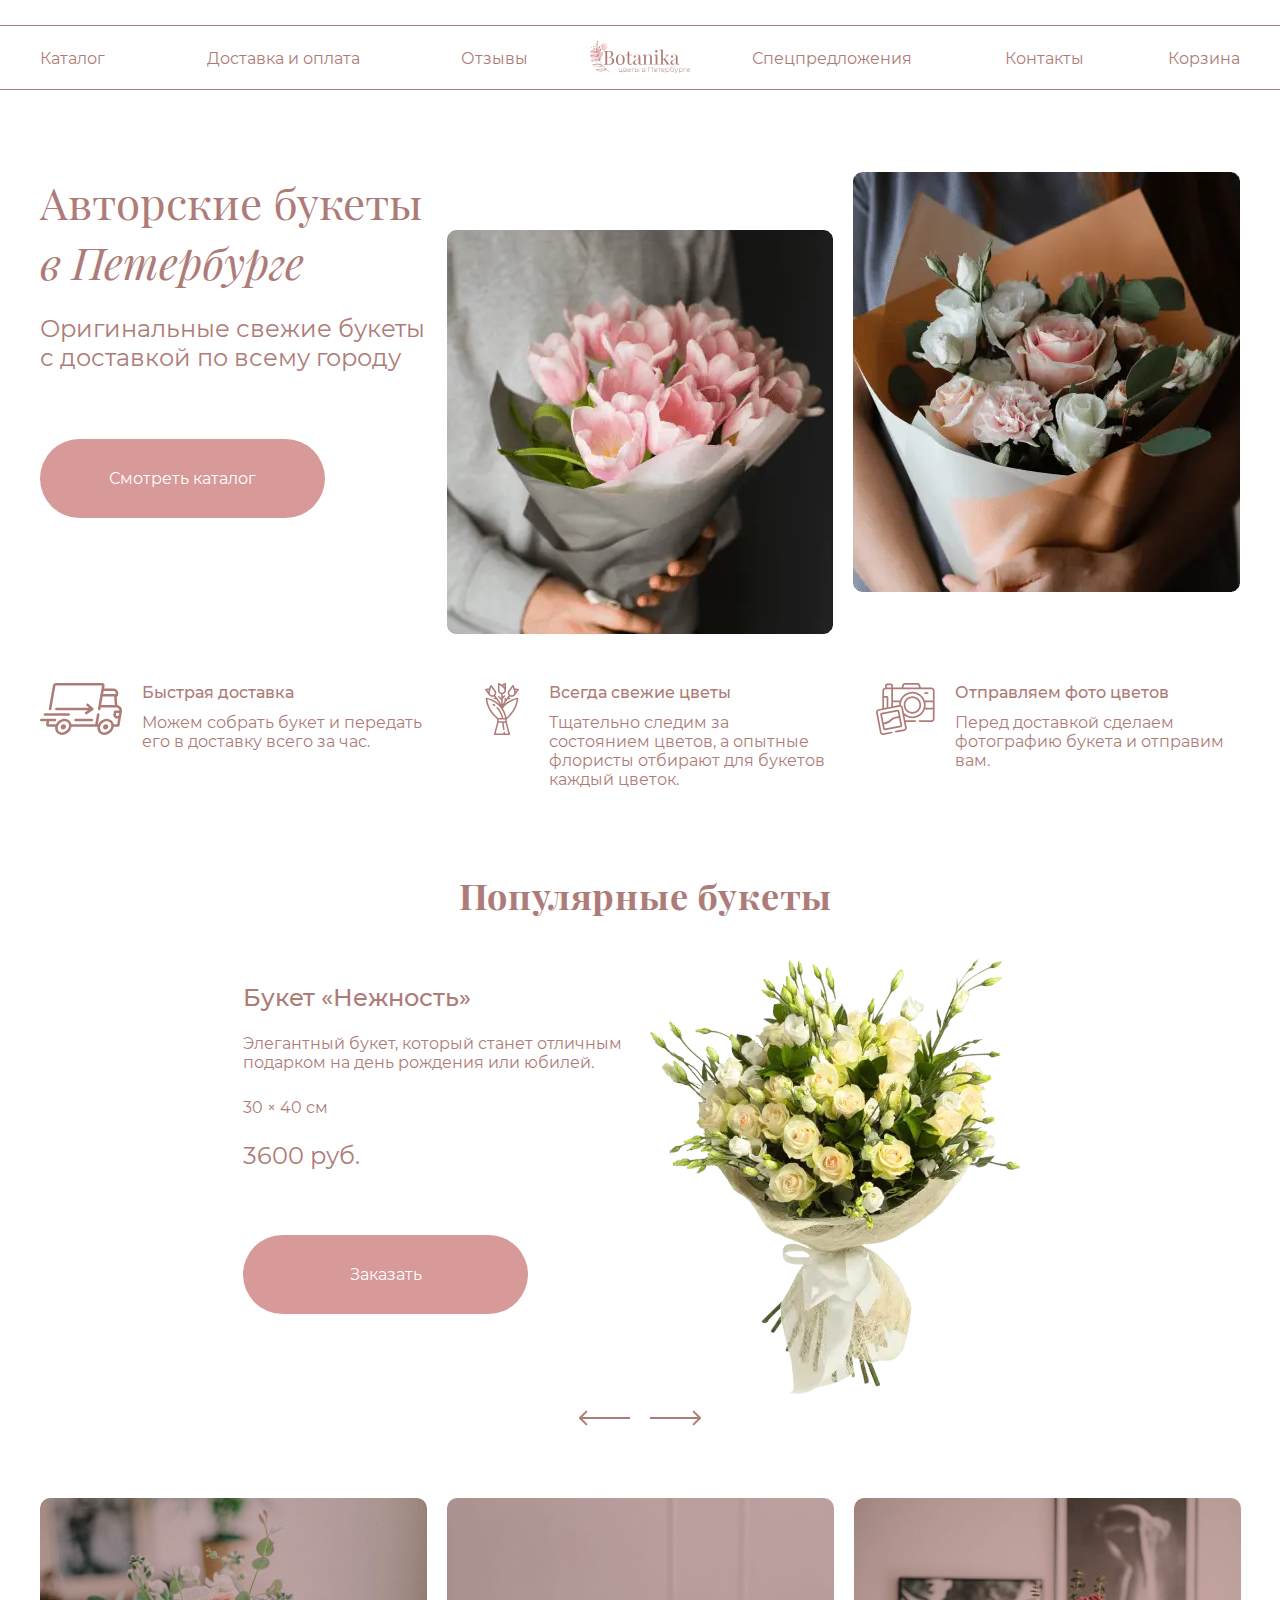
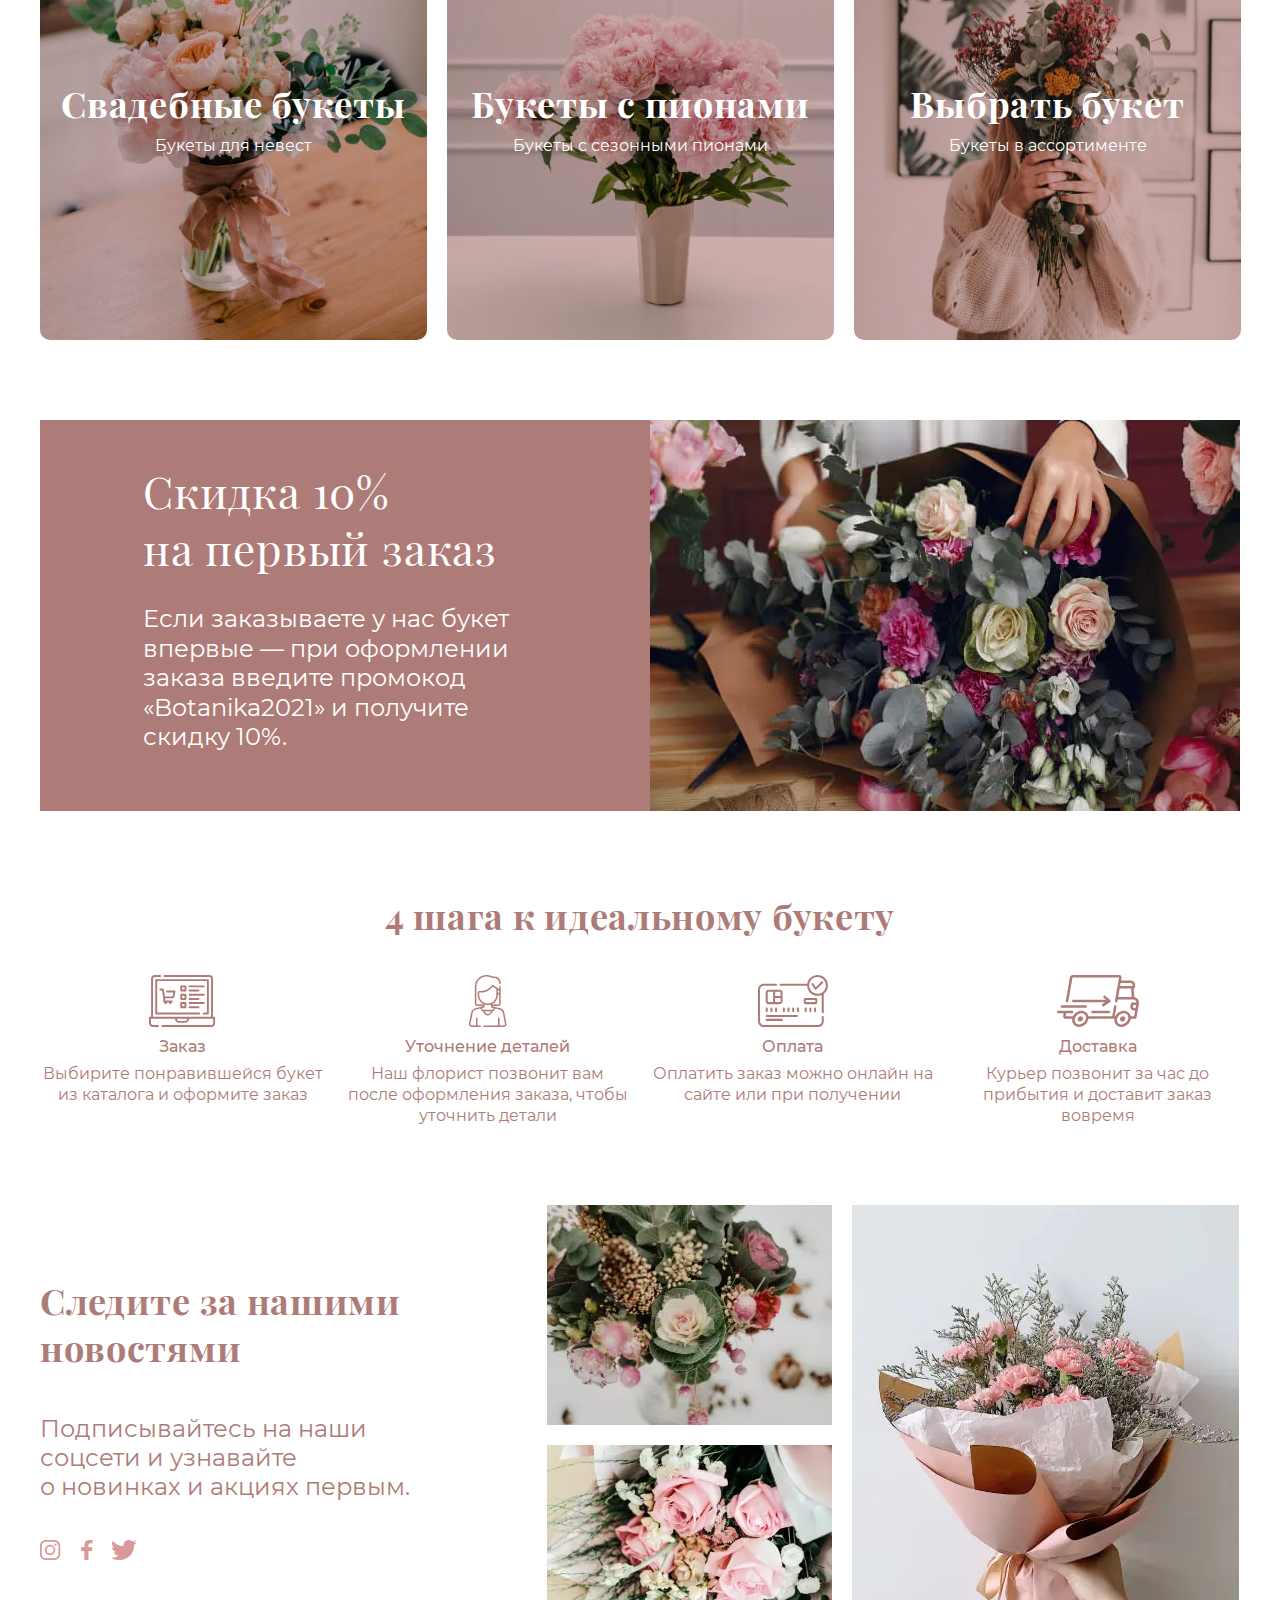
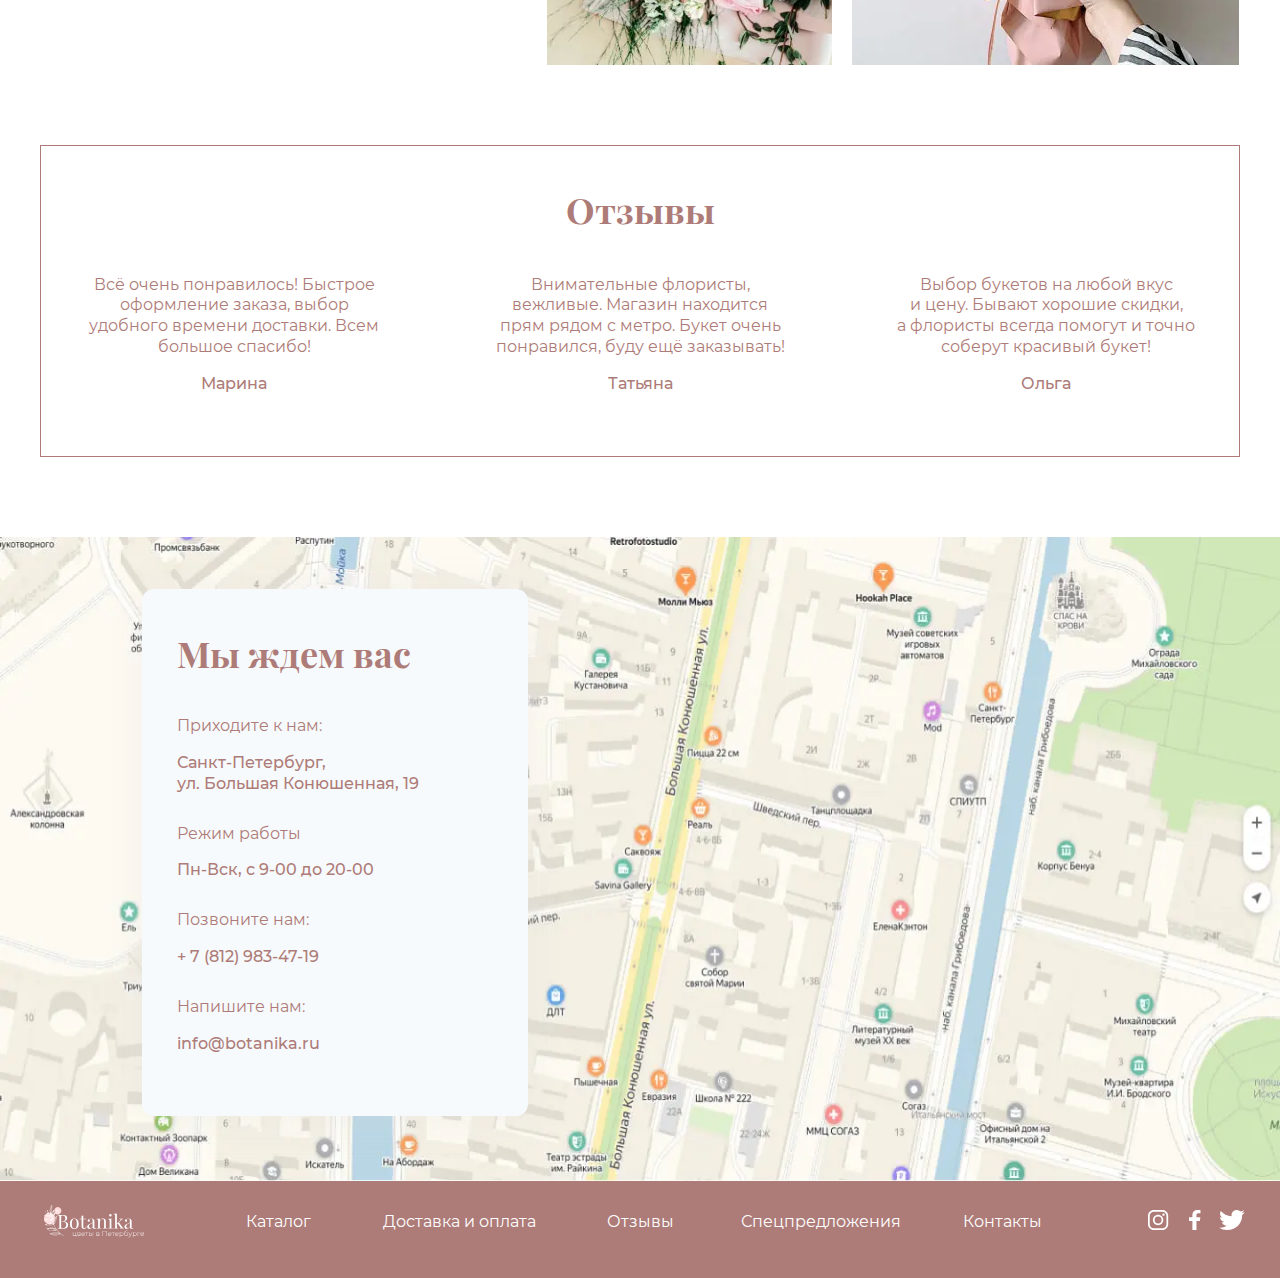
<file: index.html>
<!DOCTYPE html>
<html lang="ru">
  <head>
    <meta charset="UTF-8" />
    <meta http-equiv="X-UA-Compatible" content="IE=edge" />
    <meta name="viewport" content="width=device-width, initial-scale=1.0" />
    <meta name="theme-color" content="#ae7c78" />
    <meta name="keywords" content="Цветы" />
    <meta name="description" content="Ботаника - цветы в Петербурге" />
    <title>Ботаника - цветы в Петербурге</title>
    <link rel="icon" href="favicon.ico" />
    <link rel="icon" href="img/favicon/favicon.svg" type="image/svg+xml" />
    <link rel="apple-touch-icon" href="img/favicon/180.png" />
    <link rel="manifest" href="manifest.webmanifest" />
    <link
      rel="preload"
      href="./fonts/montserrat-v18-cyrillic-regular.woff2"
      as="font"
      type="font/woff2"
      crossorigin="anonymous"
    />
    <link
      rel="preload"
      href="./fonts/playfair-display-v22-cyrillic-700.woff2"
      as="font"
      type="font/woff2"
      crossorigin="anonymous"
    />
    <link rel="stylesheet" href="css/normalize.min.css" />
    <link rel="stylesheet" href="css/style.min.css" />
  </head>
  <body>
    <div style="display: none">
      <svg
        xmlns="http://www.w3.org/2000/svg"
        xmlns:xlink="http://www.w3.org/1999/xlink"
      >
        <symbol id="icon-arrow-left" viewBox="0 0 51 16">
          <path
            d="M.293 8.707a1 1 0 0 1 0-1.414L6.657.929A1 1 0 0 1 8.07 2.343L2.414 8l5.657 5.657a1 1 0 1 1-1.414 1.414L.293 8.707zM51 9H1V7h50v2z"
          />
        </symbol>
        <symbol id="icon-arrow-right" viewBox="0 0 51 16">
          <path
            d="M50.707 8.707a1 1 0 0 0 0-1.414L44.343.929a1 1 0 1 0-1.414 1.414L48.586 8l-5.657 5.657a1 1 0 0 0 1.414 1.414l6.364-6.364zM0 9h50V7H0v2z"
          />
        </symbol>
        <symbol id="icon-instagram" viewBox="0 0 21 20">
          <path
            d="M5.846 0C2.622 0 0 2.604 0 5.804v8.393C0 17.397 2.622 20 5.846 20h8.505c3.224 0 5.846-2.603 5.846-5.803V5.804c0-3.2-2.622-5.804-5.846-5.804H5.846zm0 1.72h8.505c2.295 0 4.115 1.807 4.115 4.084v8.393c0 2.278-1.82 4.084-4.115 4.084H5.846c-2.295 0-4.114-1.806-4.114-4.084V5.804c0-2.277 1.82-4.085 4.114-4.085zm9.673 1.719c-.67 0-1.211.538-1.211 1.202 0 .664.542 1.202 1.21 1.202.67 0 1.212-.538 1.212-1.202 0-.664-.542-1.202-1.211-1.202zm-5.42 1.412C7.243 4.85 4.91 7.166 4.91 10s2.333 5.15 5.188 5.15c2.854 0 5.188-2.316 5.188-5.15 0-2.834-2.334-5.15-5.189-5.15zm0 1.719A3.43 3.43 0 0 1 13.554 10a3.43 3.43 0 0 1-3.457 3.43A3.43 3.43 0 0 1 6.643 10a3.43 3.43 0 0 1 3.455-3.43z"
          />
        </symbol>
        <symbol id="icon-facebook" viewBox="0 0 12 20">
          <path
            d="M8.46 0C5.456 0 3.4 1.656 3.4 4.7v2.622H0v3.556h3.399V20H7.46v-9.122h3.39l.509-3.556H7.46V5.05c0-1.03.317-1.731 1.951-1.731h2.083V.14C11.136.097 9.9 0 8.46 0z"
          />
        </symbol>
        <symbol id="icon-twitter" viewBox="0 0 26 20">
          <path
            d="M25.759 2.367c-.947.402-1.966.673-3.035.796 1.09-.626 1.928-1.615 2.323-2.794-1.02.58-2.151.999-3.356 1.225A5.394 5.394 0 0 0 17.834 0c-2.918 0-5.284 2.26-5.284 5.049 0 .396.047.781.137 1.15C8.295 5.99 4.401 3.98 1.795.925a4.853 4.853 0 0 0-.716 2.538c0 1.752.933 3.297 2.351 4.203a5.444 5.444 0 0 1-2.393-.632l-.001.064c0 2.447 1.821 4.487 4.239 4.951a5.517 5.517 0 0 1-2.387.086c.673 2.006 2.624 3.466 4.937 3.507a10.925 10.925 0 0 1-6.564 2.161c-.426 0-.847-.024-1.261-.07A15.473 15.473 0 0 0 8.101 20c9.72 0 15.035-7.693 15.035-14.366 0-.219-.005-.436-.015-.653a10.51 10.51 0 0 0 2.637-2.614"
          />
        </symbol>
      </svg>
    </div>

    <header class="main-header">
      <div class="container">
        <nav class="main-nav">
          <a class="logo main-nav__logo">
            <svg
              width="100"
              height="33"
              viewBox="0 0 100 33"
              xmlns="http://www.w3.org/2000/svg"
            >
              <g>
                <path
                  d="M9.718 17.193c-2.008 2.55-5.98 2.616-8.223.333-2.13-2.146-1.869-5.566.045-7.692.927-2.818 5.004-2.467 7.153-.748 2.49 2.007 3.054 5.524 1.025 8.107zM13.504 9.482c-1.973 0-2.784-1.23-2.953-2.724-.635-1.869.217-4.056 2.306-4.601a3.633 3.633 0 0 1 4.486 3.016 3.846 3.846 0 0 1-3.839 4.31z"
                  fill="#FFDCDC"
                />
                <path
                  d="M19.727 31.123l.123-.232c-.826-.527-1.648-1.061-2.47-1.592a12.116 12.116 0 0 1-1.914-1.869c-.77-.848-1.543-1.7-2.317-2.545-.067-.07-.153-.153-.16-.22a10.374 10.374 0 0 1-1.87-2.736 22.765 22.765 0 0 1-1.338-2.422c-.04-.09.053-.247.083-.374.166-.038.326-.1.474-.183a3.413 3.413 0 0 0 1.028-1.611c.789-2.018 1.465-4.063 1.39-6.272a1.494 1.494 0 0 0-.1-.344 1.266 1.266 0 0 0-.288.21c-.524.691-1.054 1.379-1.548 2.093a8.817 8.817 0 0 0-1.495 3.393c-.112.58-.127 1.174-.183 1.76a1.209 1.209 0 0 1-.09-.149c-.313-.747-.616-1.495-.941-2.242a.426.426 0 0 1 .112-.527c.376-.353.718-.741 1.02-1.159a14.44 14.44 0 0 0 1.746-4.32c.124-.548.205-1.104.242-1.664 0-.172-.12-.355-.183-.534a1.633 1.633 0 0 0-.486.284c-.403.486-.788.99-1.154 1.495A8.125 8.125 0 0 0 7.86 12.57c-.1.568-.146 1.147-.22 1.723h-.038l-.684-2.706.195.287c.076-.155.165-.303.265-.444.445-.557 1.017-1.047 1.323-1.671.451-.966.826-1.966 1.121-2.99.115-.479.175-.97.18-1.462 0-.123-.086-.25-.135-.373-.1.04-.243.056-.295.13C8.843 6.07 8.077 7.053 7.422 8.1a10.09 10.09 0 0 0-.694 1.75 1.6 1.6 0 0 1 .056-1.092 19.435 19.435 0 0 0 1.222-4.829 33.23 33.23 0 0 0 .153-3.51A1.454 1.454 0 0 0 8.032 0c-.134.067-.314.105-.404.213a7.67 7.67 0 0 0-1.61 3.054c-.404 1.749-.225 3.498.108 5.232.153.796.318 1.589.478 2.392-.796-.302-1.495-.609-2.212-.833A8.294 8.294 0 0 0 .56 9.942a1.38 1.38 0 0 0-.438.243c.08.16.181.307.303.437a4.908 4.908 0 0 0 3.05 1.1 9.053 9.053 0 0 0 2.616-.315c.464-.13.524-.078.628.374.127.55.254 1.099.396 1.644.101.404.225.808.348 1.26-.108-.06-.168-.086-.224-.123a4.186 4.186 0 0 0-2.934-.748c-1.084.176-2.15.471-3.222.722-.172.038-.34.095-.501.168a.269.269 0 0 0 0 .512c.532.269 1.087.488 1.66.654.69.122 1.388.2 2.089.235a6.477 6.477 0 0 0 3.364-.579l1.27 3.027a8.032 8.032 0 0 0-4.361-.373c-1.122.243-2.243.635-3.334.979-.139.045-.247.187-.374.28.116.124.21.307.351.374.686.307 1.396.557 2.123.748.694.105 1.395.153 2.097.145a7.717 7.717 0 0 0 3.528-.833c.15-.075.294-.157.434-.247l2.478 4.19c-.374-.146-.811-.336-1.252-.47-1.869-.576-3.816-.576-5.752-.375-.71.068-1.413.22-2.116.348-.303.056-.374.21-.183.396a6.764 6.764 0 0 0 2.127 1.525c1.352.55 2.798.83 4.257.826a5.8 5.8 0 0 0 3.517-.938.504.504 0 0 1 .482.052c.811.894 1.592 1.813 2.422 2.77l-.658-.217a9.283 9.283 0 0 0-2.616-.53 11.41 11.41 0 0 0-4.893.986c-.422.172-.863.307-1.289.464a2.082 2.082 0 0 0-.284.153c.075.108.127.276.224.314.796.284 1.581.676 2.403.777 1.783.22 3.585.46 5.39.116.923-.172 1.85-.329 2.598-.972a1.34 1.34 0 0 1 .18-.112c.134.153.281.295.44.423.815.553 1.63 1.12 2.46 1.633l.321.198a.12.12 0 0 0 .041-.06zM9.636 6.047c-.374 1.72-.748 3.458-2.138 4.729a24.45 24.45 0 0 1 2.134-4.729h.004zm-.42-.127c-.698 1.608-1.494 3.41-2.242 5.188-.018-2.138 1.077-3.786 2.24-5.188h.003zM1.253 10.16a7.745 7.745 0 0 1 4.111.564l-4.11-.47v-.094zm-.46.325l5.042.613c-1.196.718-4.238.306-5.042-.613zM6.31 7.89c-.669-2.616 0-6.002 1.465-7.352C6.83 2.89 6.683 5.393 6.31 7.89zm1.495-6.62c.336.913-.407 5.465-1.166 6.874.206-2.306.355-4.623 1.159-6.873h.007zM6.388 14.447c.291.135.56.31.84.467l-.037.13a33.92 33.92 0 0 0-5.778-.28c1.637-.452 3.263-1.106 4.975-.317zm-5.125.747c.62-.25 4.986-.138 6.07.157-1.177.722-5.15.59-6.07-.16v.003zm6.96-.373a36.46 36.46 0 0 1 2.706-6.104c-.505 2.194-1.047 4.388-2.706 6.089v.015zm2.616-6.836l-2.807 6.092c-.09-2.49 1.42-4.261 2.807-6.107v.015zM1.282 19.57c2.325-1.218 6.032-1.656 7.744-.52a3.094 3.094 0 0 1-.373-.026c-1.305-.239-2.594-.048-3.88.146-.964.146-1.929.288-2.893.419a3.852 3.852 0 0 1-.587-.037l-.011.018zm.938.24c2.306-.28 4.586-.916 6.96-.486-1.006.975-4.751 1.607-6.96.485zm10.241-7.98a1.84 1.84 0 0 1 0 .35c-.202.999-.374 2.012-.635 2.991-.268.91-.598 1.8-.987 2.665a5.1 5.1 0 0 1-.748.964c-.078.101-.149.206-.224.31-.026-.15-.108-.317-.063-.44.598-1.643 1.204-3.281 1.82-4.916.24-.646.49-1.289.747-1.936l.09.012zm-.62.43c-.766 2.01-1.529 4.025-2.318 6.095-.179-2.433.853-4.346 2.318-6.096zm-.22 11.84l-7.839-.553c1.48-.557 6.037-.61 7.838.553zm-1.122 1.495a9.994 9.994 0 0 1-6.388-1.054 5.964 5.964 0 0 1-.848-.661l.041-.083c3.005.23 6.015.461 9.03.696.064 0 .12.097.217.183a3.914 3.914 0 0 1-2.045.916l-.007.003zm5.176 2.81c-2.75.188-5.505.08-8.334.076 2.81-1.23 5.565-1.372 8.334-.075zm-.205.79a10.419 10.419 0 0 1-4.141.631c-.598-.04-1.193-.104-1.79-.108a7.557 7.557 0 0 1-3.058-.77c3.203-.318 6.418.067 9.62-.28 0 .04.02.078.027.115-.203.167-.423.31-.658.426v-.014zM14.767 7.961c-.303.766-.882 1.076-1.532.819a1.249 1.249 0 0 1-.774-1.566c.236-.613 1.121-1.054 1.712-.83a1.248 1.248 0 0 1 .594 1.577zm-.291-.112a.976.976 0 0 0-.456-1.185 1.177 1.177 0 0 0-1.312.624.94.94 0 0 0 .598 1.215c.493.194.938-.06 1.17-.654z"
                  fill="#AE7C78"
                />
                <path
                  d="M4.227 7.101a.815.815 0 0 1 .55 1.02 1.013 1.013 0 0 1-1.316.599.796.796 0 0 1-.374-1.062.856.856 0 0 1 1.14-.557zm-.112.262a.598.598 0 0 0-.8.374.58.58 0 0 0 .243.747.777.777 0 0 0 .957-.43.557.557 0 0 0-.404-.676l.004-.015zM11.904 5.016c.187-.43.47-.617.747-.494a.781.781 0 0 1 .374.946.657.657 0 0 1-.852.254.478.478 0 0 1-.27-.706zM3.76 5.27a.542.542 0 0 1 .28.747.635.635 0 0 1-.747.356c-.25-.101-.333-.404-.202-.73.13-.324.396-.485.669-.373zM1.398 6.593c.13-.374.344-.374.5-.269.158.105.18.28.27.426a1.409 1.409 0 0 1-.546.176c-.1-.011-.176-.258-.224-.333zM14.113 5.057c-.07-.254-.175-.437-.127-.505a1.94 1.94 0 0 1 .464-.373c.077.184.12.38.127.579 0 .101-.232.157-.464.3zM20.224 16.468c3.058.407 3.943 1.917 3.943 3.483 0 2.198-1.741 3.738-4.638 3.738-.576 0-1.738-.06-3.323-.06-.904 0-1.869.023-2.396.06v-.374c1.312-.056 1.566-.254 1.566-1.66v-9.59c0-1.405-.254-1.603-1.566-1.66v-.373c.539.037 1.495.056 2.359.056 1.218 0 2.452-.038 2.915-.038 2.706-.014 4.09 1.241 4.09 3.032 0 1.368-.775 2.698-2.935 3.363l-.015.023zm-3.053-4.403v4.38h1.3c2.273 0 2.833-1.495 2.833-3.165 0-1.895-.773-2.874-2.71-2.874-1.17 0-1.424.328-1.424 1.659zm5.064 7.8c0-1.962-.99-3.102-3.442-3.102H17.17v4.885c0 1.35.254 1.604 1.45 1.604 2.53 0 3.614-1.2 3.614-3.387zM34.715 18.733c0 3.708-1.932 5.232-4.384 5.232-2.452 0-4.388-1.54-4.388-5.232 0-3.693 1.932-5.255 4.388-5.255 2.455 0 4.384 1.54 4.384 5.255zm-6.896 0c0 3.453 1.047 4.859 2.512 4.859s2.508-1.394 2.508-4.86c0-3.464-1.04-4.858-2.508-4.858-1.47 0-2.512 1.398-2.512 4.859zM42.149 13.762v.374h-2.86v7.475c0 1.215.464 1.64 1.238 1.64.773 0 1.338-.556 1.745-2.066l.374.097c-.265 1.495-.946 2.669-2.508 2.669-.89 0-1.409-.217-1.831-.643-.565-.576-.748-1.33-.748-2.706v-6.455H35.69v-.374h1.87V10.82c.588 0 1.173-.091 1.733-.272v3.225l2.856-.011zM49.613 14.203c.613.62.77 1.338.77 2.706v5.37c0 .625.153.917.594.917.33-.018.641-.16.871-.397l.217.333c-.479.448-1.108.7-1.764.706-1.35 0-1.66-.81-1.66-1.715a3.364 3.364 0 0 1-2.971 1.715c-1.293 0-2.456-.65-2.456-2.16 0-1.51 1.181-2.209 3.114-3.02 1.293-.534 2.313-.867 2.313-1.64V15.81c0-1.622-.792-1.944-1.794-1.944-.661 0-1.472.131-1.913.688a1.191 1.191 0 0 1 .904 1.181 1.013 1.013 0 0 1-1.121 1.047c-.662 0-1.047-.501-1.047-1.2 0-.564.374-1.01.905-1.375a4.985 4.985 0 0 1 2.71-.73c1.072 0 1.883.285 2.328.726zm-.972 3.592c-.209.314-.635.508-1.85 1.121-.848.407-1.869.964-1.869 2.456 0 1.158.658 1.697 1.548 1.697.773 0 1.525-.408 2.179-1.462l-.008-3.812zM61.184 14.203c.483.527.67 1.215.67 2.538v5.161c0 1.077.407 1.387 1.472 1.387v.407c-.441 0-1.473-.078-2.321-.078-.849 0-1.753.06-2.16.078v-.407c.927 0 1.274-.31 1.274-1.387v-5.584c0-1.2-.168-2.242-1.566-2.242-1.622 0-2.706 1.547-2.706 3.52v4.306c0 1.077.348 1.387 1.282 1.387v.407c-.404 0-1.32-.078-2.168-.078-.848 0-1.869.06-2.32.078v-.407c1.064 0 1.468-.31 1.468-1.387v-6.047c0-1.159-.348-1.708-1.469-1.708v-.404c.404.037.811.056 1.196.056.68.02 1.36-.07 2.011-.265v2.276c.68-1.738 1.97-2.332 3.293-2.332.98 0 1.603.265 2.044.725zM67.386 21.902c0 1.077.403 1.387 1.469 1.387v.408c-.442 0-1.45-.079-2.34-.079-.89 0-1.895.06-2.336.079v-.408c1.065 0 1.469-.31 1.469-1.387v-6.047c0-1.159-.348-1.708-1.47-1.708v-.404c.404.038.812.056 1.197.056.68.02 1.359-.07 2.01-.265v8.368zm.235-11.754a1.238 1.238 0 1 1-1.237-1.234 1.248 1.248 0 0 1 1.237 1.234zM78.422 22.28c.442.602.77.934 1.346 1.01v.407c-.291 0-.98-.079-1.566-.079-.811 0-1.734.06-2.138.079v-.408c.374 0 .594-.15.594-.374a.542.542 0 0 0-.115-.295l-2.217-3.244c-.47-.658-.774-.819-1.45-.849v3.364c0 1.077.347 1.387 1.27 1.387v.419c-.403 0-1.33-.079-2.141-.079-.886 0-1.895.06-2.336.079v-.408c1.065 0 1.469-.31 1.469-1.387V10.865c0-1.158-.348-1.697-1.469-1.697v-.407c.397.04.797.06 1.196.06.681.02 1.36-.074 2.01-.277v9.595a2.55 2.55 0 0 0 1.66-.8l1.432-1.495c.433-.452.613-.8.613-1.066 0-.47-.613-.661-1.424-.661v-.374c.673.038 1.622.075 2.179.075.643 0 1.293-.037 1.682-.075v.374c-.672.076-1.292.4-1.738.908l-2.347 2.47 3.49 4.785zM86.862 14.203c.613.62.774 1.338.774 2.706v5.37c0 .625.153.917.594.917.33-.018.64-.16.871-.397l.217.333c-.479.448-1.109.7-1.764.706-1.35 0-1.664-.81-1.664-1.715a3.364 3.364 0 0 1-2.99 1.715c-1.29 0-2.452-.65-2.452-2.16 0-1.51 1.181-2.209 3.114-3.02 1.293-.534 2.31-.867 2.31-1.64V15.81c0-1.622-.793-1.944-1.79-1.944-.662 0-1.473.131-1.914.688a1.192 1.192 0 0 1 .904 1.181 1.013 1.013 0 0 1-1.121 1.047c-.662 0-1.047-.501-1.047-1.2 0-.564.374-1.01.905-1.375a4.981 4.981 0 0 1 2.706-.73c1.095 0 1.906.285 2.347.726zm-.972 3.592c-.205.314-.631.508-1.846 1.121-.849.407-1.869.964-1.869 2.456 0 1.158.658 1.697 1.544 1.697.774 0 1.529-.408 2.179-1.462l-.008-3.812zM32.626 30.574v1.267h-.337v-.957h-3.416v-3.678h.351v3.364h2.437v-3.364h.352v3.364l.613.004zM36.629 29.9c0 .636-.449.988-1.395.988H33.64v-3.682h1.55c.812 0 1.309.325 1.309.938a.841.841 0 0 1-.68.845.848.848 0 0 1 .81.912zm-2.617-1.016h1.181c.628 0 .98-.239.98-.699 0-.46-.352-.691-.98-.691h-1.18v1.39zm2.276 1.017c0-.497-.302-.725-.994-.725h-1.282v1.439h1.237c.673-.019 1.04-.24 1.04-.714zM41.027 29.131h-3.162a1.57 1.57 0 0 0 2.732.95l.206.231a1.753 1.753 0 0 1-1.387.598 1.806 1.806 0 0 1-1.895-1.869 1.76 1.76 0 1 1 3.514 0c0 .019-.008.053-.008.09zm-3.154-.276h2.818a1.409 1.409 0 1 0-2.818 0zM44.478 27.524h-1.44v3.364h-.35v-3.364h-1.436v-.318h3.226v.318zM48.077 29.699c0 .781-.52 1.207-1.476 1.2h-1.376v-3.693h.374v1.327h1.095c.897.019 1.383.422 1.383 1.166zm-.351 0c0-.598-.374-.87-1.122-.886H45.6v1.798h1.005c.737.037 1.122-.306 1.122-.912zm1.028-2.493h.355v3.678h-.355v-3.678zM55.417 29.9c0 .636-.452.988-1.394.988h-1.592v-3.682h1.551c.808 0 1.308.325 1.308.938a.844.844 0 0 1-.684.845.848.848 0 0 1 .811.912zm-2.642-1.012h1.185c.628 0 .98-.24.98-.699 0-.46-.352-.691-.98-.691h-1.185v1.39zm2.291 1.013c0-.497-.303-.725-.994-.725h-1.297v1.439h1.24c.685-.019 1.051-.24 1.051-.714zM62.665 25.954v4.93h-.374v-4.608h-3.338v4.608h-.374v-4.93h4.086zM67.445 29.131h-3.158a1.569 1.569 0 0 0 2.732.95l.206.231a1.753 1.753 0 0 1-1.387.598 1.806 1.806 0 0 1-1.895-1.869 1.76 1.76 0 1 1 3.513 0c-.003.019-.01.053-.01.09zm-3.158-.276h2.818a1.409 1.409 0 1 0-2.818 0zM70.891 27.524h-1.439v3.364h-.35v-3.364H67.65v-.318h3.225l.015.318zM74.61 29.131h-3.162a1.57 1.57 0 0 0 2.732.95l.202.231a1.75 1.75 0 0 1-1.386.598 1.805 1.805 0 0 1-1.895-1.869 1.758 1.758 0 0 1 1.76-1.869 1.74 1.74 0 0 1 1.757 1.87c0 .018-.008.052-.008.089zm-3.154-.277h2.814a1.409 1.409 0 0 0-2.814 0zM79.435 29.045a1.78 1.78 0 0 1-1.82 1.869 1.641 1.641 0 0 1-1.495-.864v2.206h-.351v-5.05h.336v.867a1.637 1.637 0 0 1 1.495-.893 1.782 1.782 0 0 1 1.835 1.865zm-.355 0a1.495 1.495 0 1 0-1.495 1.551 1.465 1.465 0 0 0 1.495-1.55zM84.048 29.075a1.75 1.75 0 0 1-1.82 1.843c-1.222 0-1.899-.95-1.899-2.4 0-1.67.606-2.396 1.843-2.691l1.637-.411.056.332-1.551.374c-1.122.262-1.619.837-1.641 2.243a1.645 1.645 0 0 1 1.614-1.092 1.704 1.704 0 0 1 1.76 1.802zm-.374 0a1.45 1.45 0 1 0-2.897 0 1.451 1.451 0 1 0 2.897 0zM88.088 27.206l-1.887 4.19c-.296.676-.662.893-1.148.893a1.173 1.173 0 0 1-.852-.332l.176-.266a.89.89 0 0 0 .684.288c.336 0 .583-.153.81-.654l.195-.445-1.652-3.663h.374l1.472 3.29 1.473-3.29.355-.01zM92.61 29.045a1.775 1.775 0 0 1-1.816 1.869 1.651 1.651 0 0 1-1.495-.864v2.206h-.344v-5.05h.34v.867a1.637 1.637 0 0 1 1.495-.893 1.778 1.778 0 0 1 1.82 1.865zm-.35 0a1.494 1.494 0 1 0-1.496 1.551 1.466 1.466 0 0 0 1.495-1.551zM96.273 27.524H94.11v3.364h-.351v-3.682h2.515v.318zM99.992 29.131H96.83a1.57 1.57 0 0 0 2.733.95l.205.231a1.76 1.76 0 0 1-1.39.598 1.805 1.805 0 0 1-1.895-1.869 1.757 1.757 0 0 1 1.764-1.869 1.738 1.738 0 0 1 1.753 1.87c0 .018-.008.052-.008.089zm-3.154-.277h2.814a1.409 1.409 0 0 0-2.814 0z"
                  fill="#AE7C78"
                />
              </g>
            </svg>
          </a>
          <div class="main-nav__list">
            <div class="main-nav__left">
              <a href="#gallery" class="main-nav__link">Каталог</a>
              <a href="#pathway" class="main-nav__link">Доставка и оплата</a>
              <a href="#reviews" class="main-nav__link">Отзывы</a>
            </div>
            <div class="main-nav__right">
              <a href="#discount" class="main-nav__link">Спецпредложения</a>
              <a href="#contacts" class="main-nav__link">Контакты</a>
              <a href="test.html" class="main-nav__link">Корзина</a>
            </div>
          </div>
        </nav>
      </div>
    </header>

    <main class="container">
      <section class="entry">
        <div class="entry__content">
          <h1 class="title entry__title">
            Авторские букеты <em>в Петербурге</em>
          </h1>
          <p class="entry__description">
            Оригинальные свежие букеты с доставкой по всему городу
          </p>
          <a href="test.html" class="btn entry__btn" role="button"
            >Смотреть каталог</a
          >
        </div>
        <div class="entry__img">
          <picture>
            <source
              type="image/webp"
              srcset="
                img/entry/main-bouquet-desktop@1x.webp 1x,
                img/entry/main-bouquet-desktop@2x.webp 2x
              "
            />
            <img
              src="img/entry/main-bouquet-desktop@1x.png"
              srcset="img/entry/main-bouquet-desktop@2x.png 2x"
              alt="Примеры букетов"
              width="793"
              height="462"
            />
          </picture>
        </div>
      </section>

      <section class="features">
        <h2 class="visually-hidden">Преимущества</h2>
        <ul class="features__list">
          <li class="features__item features__item--send">
            <h3 class="subtitle features__subtitle">Быстрая доставка</h3>
            <p class="features__description">
              Можем собрать букет и передать его в доставку всего за час.
            </p>
          </li>
          <li class="features__item features__item--fresh">
            <h3 class="subtitle features__subtitle">Всегда свежие цветы</h3>
            <p class="features__description">
              Тщательно следим за состоянием цветов, а опытные флористы отбирают
              для букетов каждый цветок.
            </p>
          </li>
          <li class="features__item features__item--photo">
            <h3 class="subtitle features__subtitle">Отправляем фото цветов</h3>
            <p class="features__description">
              Перед доставкой сделаем фотографию букета и отправим вам.
            </p>
          </li>
        </ul>
      </section>

      <section class="popular">
        <h2 class="title popular__title">Популярные букеты</h2>
        <div class="popular__slider slider">
          <div class="slider__container">
            <ul class="slider__list">
              <li class="slider__item">
                <div class="popular__content">
                  <h3 class="subtitle popular__subtitle">Букет «Нежность»</h3>
                  <p class="popular__description">
                    Элегантный букет, который станет отличным подарком на день
                    рождения или юбилей.
                  </p>
                  <p class="popular__size">30 × 40 см</p>
                  <p class="popular__price">3600 руб.</p>
                  <a href="test.html" class="btn popular__btn" role="button"
                    >Заказать</a
                  >
                </div>
                <div class="popular__img">
                  <picture>
                    <source
                      type="image/webp"
                      srcset="
                        img/popular/popular-bouquet-1-desktop@1x.webp 1x,
                        img/popular/popular-bouquet-1-desktop@2x.webp 2x
                      "
                    />
                    <img
                      src="img/popular/popular-bouquet-1-desktop@1x.png"
                      srcset="img/popular/popular-bouquet-1-desktop@2x.png 2x"
                      alt="Букет"
                      width="387"
                      height="438"
                    />
                  </picture>
                </div>
              </li>
            </ul>
            <div class="slider__nav">
              <button
                class="slider__btn slider__btn--prev"
                type="button"
                aria-label="Предыдущий букет"
              >
                <svg
                  role="img"
                  aria-hidden="true"
                  focusable="false"
                  width="51"
                  height="16"
                >
                  <use xlink:href="#icon-arrow-left" x="0" y="0"></use>
                </svg>
              </button>
              <button
                class="slider__btn slider__btn--next"
                type="button"
                aria-label="Следующий букет"
              >
                <svg
                  role="img"
                  aria-hidden="true"
                  focusable="false"
                  width="51"
                  height="16"
                >
                  <use xlink:href="#icon-arrow-right" x="0" y="0"></use>
                </svg>
              </button>
            </div>
          </div>
        </div>
      </section>

      <section id="gallery" class="gallery">
        <h2 class="visually-hidden">Каталог выбора букетов</h2>
        <ul class="gallery__list">
          <li class="gallery__item">
            <a href="test.html" class="gallery__link gallery__link--wedding">
              <h3 class="title gallery__subtitle">Свадебные букеты</h3>
              <p class="gallery__description">Букеты для невест</p>
            </a>
          </li>
          <li class="gallery__item">
            <a href="test.html" class="gallery__link gallery__link--peonies">
              <h3 class="title gallery__subtitle">Букеты с пионами</h3>
              <p class="gallery__description">Букеты с сезонными пионами</p>
            </a>
          </li>
          <li class="gallery__item">
            <a href="test.html" class="gallery__link gallery__link--choose">
              <h3 class="title gallery__subtitle">Выбрать букет</h3>
              <p class="gallery__description">Букеты в ассортименте</p>
            </a>
          </li>
        </ul>
      </section>

      <section id="discount" class="discount">
        <div class="discount__content">
          <h2 class="title discount__title">Скидка 10%<br />на первый заказ</h2>
          <p class="discount__description">
            Если заказываете у нас букет впервые — при оформлении заказа введите
            промокод «Botanika2021» и получите скидку 10%.
          </p>
        </div>
        <div class="discount__img">
          <picture>
            <source
              type="image/webp"
              srcset="
                img/discount/discount-desktop@1x.webp 1x,
                img/discount/discount-desktop@2x.webp 2x
              "
            />
            <img
              src="img/discount/discount-desktop@1x.png"
              srcset="img/discount/discount-desktop@2x.png 2x"
              alt="Примеры букетов"
              width="590"
              height="391"
            />
          </picture>
        </div>
      </section>

      <section id="pathway" class="pathway">
        <h2 class="title pathway__title">4 шага к идеальному букету</h2>
        <ul class="pathway__list">
          <li class="pathway__item pathway__item--order">
            <h3 class="subtitle pathway__subtitle">Заказ</h3>
            <p class="pathway__description">
              Выбирите понравившейся букет из каталога и оформите заказ
            </p>
          </li>
          <li class="pathway__item pathway__item--details">
            <h3 class="subtitle pathway__subtitle">Уточнение деталей</h3>
            <p class="pathway__description">
              Наш флорист позвонит вам после оформления заказа, чтобы уточнить
              детали
            </p>
          </li>
          <li class="pathway__item pathway__item--payment">
            <h3 class="subtitle pathway__subtitle">Оплата</h3>
            <p class="pathway__description">
              Оплатить заказ можно онлайн на сайте или при получении
            </p>
          </li>
          <li class="pathway__item pathway__item--delivery">
            <h3 class="subtitle pathway__subtitle">Доставка</h3>
            <p class="pathway__description">
              Курьер позвонит за час до прибытия и доставит заказ вовремя
            </p>
          </li>
        </ul>
      </section>

      <section class="news">
        <div class="news__content">
          <h2 class="title news__title">Следите за нашими новостями</h2>
          <p class="news__description">
            Подписывайтесь на наши соцсети и узнавайте<br />о новинках и акциях
            первым.
          </p>
          <div class="news__social social">
            <ul class="social__list">
              <li class="social__item">
                <a
                  class="social__link"
                  href="https://www.instagram.com"
                  aria-label="Инстаграм"
                  target="_blank"
                  rel="noreferrer"
                >
                  <svg
                    role="img"
                    aria-hidden="true"
                    focusable="false"
                    width="21"
                    height="20"
                  >
                    <use xlink:href="#icon-instagram" x="0" y="0"></use>
                  </svg>
                </a>
              </li>
              <li class="social__item">
                <a
                  class="social__link"
                  href="https://www.facebook.com/"
                  aria-label="Фейсбук"
                  target="_blank"
                  rel="noreferrer"
                >
                  <svg
                    role="img"
                    aria-hidden="true"
                    focusable="false"
                    width="12"
                    height="20"
                  >
                    <use xlink:href="#icon-facebook" x="0" y="0"></use>
                  </svg>
                </a>
              </li>
              <li class="social__item">
                <a
                  class="social__link"
                  href="https://twitter.com/"
                  aria-label="Твиттер"
                  target="_blank"
                  rel="noreferrer"
                >
                  <svg
                    role="img"
                    aria-hidden="true"
                    focusable="false"
                    width="26"
                    height="20"
                  >
                    <use xlink:href="#icon-twitter" x="0" y="0"></use>
                  </svg>
                </a>
              </li>
            </ul>
          </div>
        </div>
        <figure>
          <picture>
            <source
              type="image/webp"
              srcset="
                img/news/buquet-small-top-desktop@1x.webp 1x,
                img/news/buquet-small-top-desktop@2x.webp 2x
              "
            />
            <img
              class="news__img news__img--small-top"
              src="img/news/buquet-small-top-desktop@1x.jpg"
              srcset="img/news/buquet-small-top-desktop@2x.jpg 2x"
              alt="Примеры букетов"
              width="285"
              height="220"
            />
          </picture>
          <picture>
            <source
              type="image/webp"
              srcset="
                img/news/buquet-small-bottom-desktop@1x.webp 1x,
                img/news/buquet-small-bottom-desktop@2x.webp 2x
              "
            />
            <img
              class="news__img news__img--small-bottom"
              src="img/news/buquet-small-bottom-desktop@1x.jpg"
              srcset="img/news/buquet-small-bottom-desktop@2x.jpg 2x"
              alt="Примеры букетов"
              width="285"
              height="220"
            />
          </picture>
          <picture>
            <source
              type="image/webp"
              srcset="
                img/news/buquet-big-desktop@1x.webp 1x,
                img/news/buquet-big-desktop@2x.webp 2x
              "
            />
            <img
              class="news__img news__img--big"
              src="img/news/buquet-big-desktop@1x.jpg"
              srcset="img/news/buquet-big-desktop@2x.jpg 2x"
              alt="Примеры букетов"
              width="387"
              height="460"
            />
          </picture>
        </figure>
      </section>

      <section id="reviews" class="reviews">
        <h2 class="title reviews__title">Отзывы</h2>
        <ul class="reviews__list">
          <li class="reviews__item">
            <p class="reviews__description">
              Всё очень понравилось! Быстрое оформление заказа, выбор удобного
              времени доставки. Всем большое спасибо!
            </p>
            <cite class="reviews__author">Марина</cite>
          </li>
          <li class="reviews__item">
            <p class="reviews__description">
              Внимательные флористы, вежливые. Магазин находится прям рядом с
              метро. Букет очень понравился, буду ещё заказывать!
            </p>
            <cite class="reviews__author">Татьяна</cite>
          </li>
          <li class="reviews__item">
            <p class="reviews__description">
              Выбор букетов на любой вкус<br />и цену. Бывают хорошие скидки,<br />а
              флористы всегда помогут и точно соберут красивый букет!
            </p>
            <cite class="reviews__author">Ольга</cite>
          </li>
        </ul>
      </section>
    </main>

    <footer class="main-footer">
      <section id="contacts" class="main-footer__map">
        <h2 class="visually-hidden">Наши контакты и координаты</h2>
        <iframe
          src="https://www.google.com/maps/embed?pb=!1m18!1m12!1m3!1d1998.6036253056493!2d30.320853351344557!3d59.93871916896559!2m3!1f0!2f0!3f0!3m2!1i1024!2i768!4f13.1!3m3!1m2!1s0x4696310fca145cc1%3A0x42b32648d8238007!2z0JHQvtC70YzRiNCw0Y8g0JrQvtC90Y7RiNC10L3QvdCw0Y8g0YPQuy4sIDE5LzgsINCh0LDQvdC60YIt0J_QtdGC0LXRgNCx0YPRgNCzLCDQoNC-0YHRgdC40Y8sIDE5MTE4Ng!5e0!3m2!1sru!2sua!4v1582365156557!5m2!1sru!2sua"
          height="644"
          style="width: 100%; border: 0"
          allowfullscreen=""
          title="Санкт-Петербург, ул. Б. Конюшенная, д. 19/8"
        ></iframe>
        <picture>
          <source
            type="image/webp"
            srcset="
              img/map/map-desktop@1x.webp 1x,
              img/map/map-desktop@2x.webp 2x
            "
          />
          <img
            src="img/map/map-desktop@1x.jpg"
            srcset="img/map/map-desktop@2x.jpg 2x"
            aria-hidden="true"
            alt="Санкт-Петербург, ул. Б. Конюшенная, д. 19/8"
            width="1440"
            height="644"
          />
        </picture>
        <div class="container">
          <div class="contacts">
            <div class="contacts__content">
              <h3 class="title contacts__subtitle">Мы ждем вас</h3>
              <dl class="contacts__list">
                <dt>Приходите к нам:</dt>
                <dd>Санкт-Петербург,<br />ул. Большая Конюшенная, 19</dd>
                <dt>Режим работы</dt>
                <dd>Пн-Вск, с 9-00 до 20-00</dd>
                <dt>Позвоните нам:</dt>
                <dd><a href="tel:+78129834719">+ 7 (812) 983-47-19</a></dd>
                <dt>Напишите нам:</dt>
                <dd><a href="mailto:info@botanika.ru">info@botanika.ru</a></dd>
              </dl>
            </div>
          </div>
        </div>
      </section>
      <!-- /.contacts -->

      <div class="main-footer__content">
        <div class="container">
          <div class="main-footer__wrapper">
            <a class="main-footer__logo logo">
              <svg
                width="100"
                height="33"
                viewBox="0 0 100 33"
                xmlns="http://www.w3.org/2000/svg"
              >
                <g>
                  <path
                    d="M9.718 17.193c-2.008 2.55-5.98 2.616-8.223.333-2.13-2.146-1.869-5.566.045-7.692.927-2.818 5.004-2.467 7.153-.748 2.49 2.007 3.054 5.524 1.025 8.107zM13.504 9.482c-1.973 0-2.784-1.23-2.953-2.724-.635-1.869.217-4.056 2.306-4.601a3.633 3.633 0 0 1 4.486 3.016 3.846 3.846 0 0 1-3.839 4.31z"
                    fill="#FFDCDC"
                  />
                  <path
                    d="M19.727 31.123l.123-.232c-.826-.527-1.648-1.061-2.47-1.592a12.116 12.116 0 0 1-1.914-1.869c-.77-.848-1.543-1.7-2.317-2.545-.067-.07-.153-.153-.16-.22a10.374 10.374 0 0 1-1.87-2.736 22.765 22.765 0 0 1-1.338-2.422c-.04-.09.053-.247.083-.374.166-.038.326-.1.474-.183a3.413 3.413 0 0 0 1.028-1.611c.789-2.018 1.465-4.063 1.39-6.272a1.494 1.494 0 0 0-.1-.344 1.266 1.266 0 0 0-.288.21c-.524.691-1.054 1.379-1.548 2.093a8.817 8.817 0 0 0-1.495 3.393c-.112.58-.127 1.174-.183 1.76a1.209 1.209 0 0 1-.09-.149c-.313-.747-.616-1.495-.941-2.242a.426.426 0 0 1 .112-.527c.376-.353.718-.741 1.02-1.159a14.44 14.44 0 0 0 1.746-4.32c.124-.548.205-1.104.242-1.664 0-.172-.12-.355-.183-.534a1.633 1.633 0 0 0-.486.284c-.403.486-.788.99-1.154 1.495A8.125 8.125 0 0 0 7.86 12.57c-.1.568-.146 1.147-.22 1.723h-.038l-.684-2.706.195.287c.076-.155.165-.303.265-.444.445-.557 1.017-1.047 1.323-1.671.451-.966.826-1.966 1.121-2.99.115-.479.175-.97.18-1.462 0-.123-.086-.25-.135-.373-.1.04-.243.056-.295.13C8.843 6.07 8.077 7.053 7.422 8.1a10.09 10.09 0 0 0-.694 1.75 1.6 1.6 0 0 1 .056-1.092 19.435 19.435 0 0 0 1.222-4.829 33.23 33.23 0 0 0 .153-3.51A1.454 1.454 0 0 0 8.032 0c-.134.067-.314.105-.404.213a7.67 7.67 0 0 0-1.61 3.054c-.404 1.749-.225 3.498.108 5.232.153.796.318 1.589.478 2.392-.796-.302-1.495-.609-2.212-.833A8.294 8.294 0 0 0 .56 9.942a1.38 1.38 0 0 0-.438.243c.08.16.181.307.303.437a4.908 4.908 0 0 0 3.05 1.1 9.053 9.053 0 0 0 2.616-.315c.464-.13.524-.078.628.374.127.55.254 1.099.396 1.644.101.404.225.808.348 1.26-.108-.06-.168-.086-.224-.123a4.186 4.186 0 0 0-2.934-.748c-1.084.176-2.15.471-3.222.722-.172.038-.34.095-.501.168a.269.269 0 0 0 0 .512c.532.269 1.087.488 1.66.654.69.122 1.388.2 2.089.235a6.477 6.477 0 0 0 3.364-.579l1.27 3.027a8.032 8.032 0 0 0-4.361-.373c-1.122.243-2.243.635-3.334.979-.139.045-.247.187-.374.28.116.124.21.307.351.374.686.307 1.396.557 2.123.748.694.105 1.395.153 2.097.145a7.717 7.717 0 0 0 3.528-.833c.15-.075.294-.157.434-.247l2.478 4.19c-.374-.146-.811-.336-1.252-.47-1.869-.576-3.816-.576-5.752-.375-.71.068-1.413.22-2.116.348-.303.056-.374.21-.183.396a6.764 6.764 0 0 0 2.127 1.525c1.352.55 2.798.83 4.257.826a5.8 5.8 0 0 0 3.517-.938.504.504 0 0 1 .482.052c.811.894 1.592 1.813 2.422 2.77l-.658-.217a9.283 9.283 0 0 0-2.616-.53 11.41 11.41 0 0 0-4.893.986c-.422.172-.863.307-1.289.464a2.082 2.082 0 0 0-.284.153c.075.108.127.276.224.314.796.284 1.581.676 2.403.777 1.783.22 3.585.46 5.39.116.923-.172 1.85-.329 2.598-.972a1.34 1.34 0 0 1 .18-.112c.134.153.281.295.44.423.815.553 1.63 1.12 2.46 1.633l.321.198a.12.12 0 0 0 .041-.06zM9.636 6.047c-.374 1.72-.748 3.458-2.138 4.729a24.45 24.45 0 0 1 2.134-4.729h.004zm-.42-.127c-.698 1.608-1.494 3.41-2.242 5.188-.018-2.138 1.077-3.786 2.24-5.188h.003zM1.253 10.16a7.745 7.745 0 0 1 4.111.564l-4.11-.47v-.094zm-.46.325l5.042.613c-1.196.718-4.238.306-5.042-.613zM6.31 7.89c-.669-2.616 0-6.002 1.465-7.352C6.83 2.89 6.683 5.393 6.31 7.89zm1.495-6.62c.336.913-.407 5.465-1.166 6.874.206-2.306.355-4.623 1.159-6.873h.007zM6.388 14.447c.291.135.56.31.84.467l-.037.13a33.92 33.92 0 0 0-5.778-.28c1.637-.452 3.263-1.106 4.975-.317zm-5.125.747c.62-.25 4.986-.138 6.07.157-1.177.722-5.15.59-6.07-.16v.003zm6.96-.373a36.46 36.46 0 0 1 2.706-6.104c-.505 2.194-1.047 4.388-2.706 6.089v.015zm2.616-6.836l-2.807 6.092c-.09-2.49 1.42-4.261 2.807-6.107v.015zM1.282 19.57c2.325-1.218 6.032-1.656 7.744-.52a3.094 3.094 0 0 1-.373-.026c-1.305-.239-2.594-.048-3.88.146-.964.146-1.929.288-2.893.419a3.852 3.852 0 0 1-.587-.037l-.011.018zm.938.24c2.306-.28 4.586-.916 6.96-.486-1.006.975-4.751 1.607-6.96.485zm10.241-7.98a1.84 1.84 0 0 1 0 .35c-.202.999-.374 2.012-.635 2.991-.268.91-.598 1.8-.987 2.665a5.1 5.1 0 0 1-.748.964c-.078.101-.149.206-.224.31-.026-.15-.108-.317-.063-.44.598-1.643 1.204-3.281 1.82-4.916.24-.646.49-1.289.747-1.936l.09.012zm-.62.43c-.766 2.01-1.529 4.025-2.318 6.095-.179-2.433.853-4.346 2.318-6.096zm-.22 11.84l-7.839-.553c1.48-.557 6.037-.61 7.838.553zm-1.122 1.495a9.994 9.994 0 0 1-6.388-1.054 5.964 5.964 0 0 1-.848-.661l.041-.083c3.005.23 6.015.461 9.03.696.064 0 .12.097.217.183a3.914 3.914 0 0 1-2.045.916l-.007.003zm5.176 2.81c-2.75.188-5.505.08-8.334.076 2.81-1.23 5.565-1.372 8.334-.075zm-.205.79a10.419 10.419 0 0 1-4.141.631c-.598-.04-1.193-.104-1.79-.108a7.557 7.557 0 0 1-3.058-.77c3.203-.318 6.418.067 9.62-.28 0 .04.02.078.027.115-.203.167-.423.31-.658.426v-.014zM14.767 7.961c-.303.766-.882 1.076-1.532.819a1.249 1.249 0 0 1-.774-1.566c.236-.613 1.121-1.054 1.712-.83a1.248 1.248 0 0 1 .594 1.577zm-.291-.112a.976.976 0 0 0-.456-1.185 1.177 1.177 0 0 0-1.312.624.94.94 0 0 0 .598 1.215c.493.194.938-.06 1.17-.654z"
                    fill="white"
                  />
                  <path
                    d="M4.227 7.101a.815.815 0 0 1 .55 1.02 1.013 1.013 0 0 1-1.316.599.796.796 0 0 1-.374-1.062.856.856 0 0 1 1.14-.557zm-.112.262a.598.598 0 0 0-.8.374.58.58 0 0 0 .243.747.777.777 0 0 0 .957-.43.557.557 0 0 0-.404-.676l.004-.015zM11.904 5.016c.187-.43.47-.617.747-.494a.781.781 0 0 1 .374.946.657.657 0 0 1-.852.254.478.478 0 0 1-.27-.706zM3.76 5.27a.542.542 0 0 1 .28.747.635.635 0 0 1-.747.356c-.25-.101-.333-.404-.202-.73.13-.324.396-.485.669-.373zM1.398 6.593c.13-.374.344-.374.5-.269.158.105.18.28.27.426a1.409 1.409 0 0 1-.546.176c-.1-.011-.176-.258-.224-.333zM14.113 5.057c-.07-.254-.175-.437-.127-.505a1.94 1.94 0 0 1 .464-.373c.077.184.12.38.127.579 0 .101-.232.157-.464.3zM20.224 16.468c3.058.407 3.943 1.917 3.943 3.483 0 2.198-1.741 3.738-4.638 3.738-.576 0-1.738-.06-3.323-.06-.904 0-1.869.023-2.396.06v-.374c1.312-.056 1.566-.254 1.566-1.66v-9.59c0-1.405-.254-1.603-1.566-1.66v-.373c.539.037 1.495.056 2.359.056 1.218 0 2.452-.038 2.915-.038 2.706-.014 4.09 1.241 4.09 3.032 0 1.368-.775 2.698-2.935 3.363l-.015.023zm-3.053-4.403v4.38h1.3c2.273 0 2.833-1.495 2.833-3.165 0-1.895-.773-2.874-2.71-2.874-1.17 0-1.424.328-1.424 1.659zm5.064 7.8c0-1.962-.99-3.102-3.442-3.102H17.17v4.885c0 1.35.254 1.604 1.45 1.604 2.53 0 3.614-1.2 3.614-3.387zM34.715 18.733c0 3.708-1.932 5.232-4.384 5.232-2.452 0-4.388-1.54-4.388-5.232 0-3.693 1.932-5.255 4.388-5.255 2.455 0 4.384 1.54 4.384 5.255zm-6.896 0c0 3.453 1.047 4.859 2.512 4.859s2.508-1.394 2.508-4.86c0-3.464-1.04-4.858-2.508-4.858-1.47 0-2.512 1.398-2.512 4.859zM42.149 13.762v.374h-2.86v7.475c0 1.215.464 1.64 1.238 1.64.773 0 1.338-.556 1.745-2.066l.374.097c-.265 1.495-.946 2.669-2.508 2.669-.89 0-1.409-.217-1.831-.643-.565-.576-.748-1.33-.748-2.706v-6.455H35.69v-.374h1.87V10.82c.588 0 1.173-.091 1.733-.272v3.225l2.856-.011zM49.613 14.203c.613.62.77 1.338.77 2.706v5.37c0 .625.153.917.594.917.33-.018.641-.16.871-.397l.217.333c-.479.448-1.108.7-1.764.706-1.35 0-1.66-.81-1.66-1.715a3.364 3.364 0 0 1-2.971 1.715c-1.293 0-2.456-.65-2.456-2.16 0-1.51 1.181-2.209 3.114-3.02 1.293-.534 2.313-.867 2.313-1.64V15.81c0-1.622-.792-1.944-1.794-1.944-.661 0-1.472.131-1.913.688a1.191 1.191 0 0 1 .904 1.181 1.013 1.013 0 0 1-1.121 1.047c-.662 0-1.047-.501-1.047-1.2 0-.564.374-1.01.905-1.375a4.985 4.985 0 0 1 2.71-.73c1.072 0 1.883.285 2.328.726zm-.972 3.592c-.209.314-.635.508-1.85 1.121-.848.407-1.869.964-1.869 2.456 0 1.158.658 1.697 1.548 1.697.773 0 1.525-.408 2.179-1.462l-.008-3.812zM61.184 14.203c.483.527.67 1.215.67 2.538v5.161c0 1.077.407 1.387 1.472 1.387v.407c-.441 0-1.473-.078-2.321-.078-.849 0-1.753.06-2.16.078v-.407c.927 0 1.274-.31 1.274-1.387v-5.584c0-1.2-.168-2.242-1.566-2.242-1.622 0-2.706 1.547-2.706 3.52v4.306c0 1.077.348 1.387 1.282 1.387v.407c-.404 0-1.32-.078-2.168-.078-.848 0-1.869.06-2.32.078v-.407c1.064 0 1.468-.31 1.468-1.387v-6.047c0-1.159-.348-1.708-1.469-1.708v-.404c.404.037.811.056 1.196.056.68.02 1.36-.07 2.011-.265v2.276c.68-1.738 1.97-2.332 3.293-2.332.98 0 1.603.265 2.044.725zM67.386 21.902c0 1.077.403 1.387 1.469 1.387v.408c-.442 0-1.45-.079-2.34-.079-.89 0-1.895.06-2.336.079v-.408c1.065 0 1.469-.31 1.469-1.387v-6.047c0-1.159-.348-1.708-1.47-1.708v-.404c.404.038.812.056 1.197.056.68.02 1.359-.07 2.01-.265v8.368zm.235-11.754a1.238 1.238 0 1 1-1.237-1.234 1.248 1.248 0 0 1 1.237 1.234zM78.422 22.28c.442.602.77.934 1.346 1.01v.407c-.291 0-.98-.079-1.566-.079-.811 0-1.734.06-2.138.079v-.408c.374 0 .594-.15.594-.374a.542.542 0 0 0-.115-.295l-2.217-3.244c-.47-.658-.774-.819-1.45-.849v3.364c0 1.077.347 1.387 1.27 1.387v.419c-.403 0-1.33-.079-2.141-.079-.886 0-1.895.06-2.336.079v-.408c1.065 0 1.469-.31 1.469-1.387V10.865c0-1.158-.348-1.697-1.469-1.697v-.407c.397.04.797.06 1.196.06.681.02 1.36-.074 2.01-.277v9.595a2.55 2.55 0 0 0 1.66-.8l1.432-1.495c.433-.452.613-.8.613-1.066 0-.47-.613-.661-1.424-.661v-.374c.673.038 1.622.075 2.179.075.643 0 1.293-.037 1.682-.075v.374c-.672.076-1.292.4-1.738.908l-2.347 2.47 3.49 4.785zM86.862 14.203c.613.62.774 1.338.774 2.706v5.37c0 .625.153.917.594.917.33-.018.64-.16.871-.397l.217.333c-.479.448-1.109.7-1.764.706-1.35 0-1.664-.81-1.664-1.715a3.364 3.364 0 0 1-2.99 1.715c-1.29 0-2.452-.65-2.452-2.16 0-1.51 1.181-2.209 3.114-3.02 1.293-.534 2.31-.867 2.31-1.64V15.81c0-1.622-.793-1.944-1.79-1.944-.662 0-1.473.131-1.914.688a1.192 1.192 0 0 1 .904 1.181 1.013 1.013 0 0 1-1.121 1.047c-.662 0-1.047-.501-1.047-1.2 0-.564.374-1.01.905-1.375a4.981 4.981 0 0 1 2.706-.73c1.095 0 1.906.285 2.347.726zm-.972 3.592c-.205.314-.631.508-1.846 1.121-.849.407-1.869.964-1.869 2.456 0 1.158.658 1.697 1.544 1.697.774 0 1.529-.408 2.179-1.462l-.008-3.812zM32.626 30.574v1.267h-.337v-.957h-3.416v-3.678h.351v3.364h2.437v-3.364h.352v3.364l.613.004zM36.629 29.9c0 .636-.449.988-1.395.988H33.64v-3.682h1.55c.812 0 1.309.325 1.309.938a.841.841 0 0 1-.68.845.848.848 0 0 1 .81.912zm-2.617-1.016h1.181c.628 0 .98-.239.98-.699 0-.46-.352-.691-.98-.691h-1.18v1.39zm2.276 1.017c0-.497-.302-.725-.994-.725h-1.282v1.439h1.237c.673-.019 1.04-.24 1.04-.714zM41.027 29.131h-3.162a1.57 1.57 0 0 0 2.732.95l.206.231a1.753 1.753 0 0 1-1.387.598 1.806 1.806 0 0 1-1.895-1.869 1.76 1.76 0 1 1 3.514 0c0 .019-.008.053-.008.09zm-3.154-.276h2.818a1.409 1.409 0 1 0-2.818 0zM44.478 27.524h-1.44v3.364h-.35v-3.364h-1.436v-.318h3.226v.318zM48.077 29.699c0 .781-.52 1.207-1.476 1.2h-1.376v-3.693h.374v1.327h1.095c.897.019 1.383.422 1.383 1.166zm-.351 0c0-.598-.374-.87-1.122-.886H45.6v1.798h1.005c.737.037 1.122-.306 1.122-.912zm1.028-2.493h.355v3.678h-.355v-3.678zM55.417 29.9c0 .636-.452.988-1.394.988h-1.592v-3.682h1.551c.808 0 1.308.325 1.308.938a.844.844 0 0 1-.684.845.848.848 0 0 1 .811.912zm-2.642-1.012h1.185c.628 0 .98-.24.98-.699 0-.46-.352-.691-.98-.691h-1.185v1.39zm2.291 1.013c0-.497-.303-.725-.994-.725h-1.297v1.439h1.24c.685-.019 1.051-.24 1.051-.714zM62.665 25.954v4.93h-.374v-4.608h-3.338v4.608h-.374v-4.93h4.086zM67.445 29.131h-3.158a1.569 1.569 0 0 0 2.732.95l.206.231a1.753 1.753 0 0 1-1.387.598 1.806 1.806 0 0 1-1.895-1.869 1.76 1.76 0 1 1 3.513 0c-.003.019-.01.053-.01.09zm-3.158-.276h2.818a1.409 1.409 0 1 0-2.818 0zM70.891 27.524h-1.439v3.364h-.35v-3.364H67.65v-.318h3.225l.015.318zM74.61 29.131h-3.162a1.57 1.57 0 0 0 2.732.95l.202.231a1.75 1.75 0 0 1-1.386.598 1.805 1.805 0 0 1-1.895-1.869 1.758 1.758 0 0 1 1.76-1.869 1.74 1.74 0 0 1 1.757 1.87c0 .018-.008.052-.008.089zm-3.154-.277h2.814a1.409 1.409 0 0 0-2.814 0zM79.435 29.045a1.78 1.78 0 0 1-1.82 1.869 1.641 1.641 0 0 1-1.495-.864v2.206h-.351v-5.05h.336v.867a1.637 1.637 0 0 1 1.495-.893 1.782 1.782 0 0 1 1.835 1.865zm-.355 0a1.495 1.495 0 1 0-1.495 1.551 1.465 1.465 0 0 0 1.495-1.55zM84.048 29.075a1.75 1.75 0 0 1-1.82 1.843c-1.222 0-1.899-.95-1.899-2.4 0-1.67.606-2.396 1.843-2.691l1.637-.411.056.332-1.551.374c-1.122.262-1.619.837-1.641 2.243a1.645 1.645 0 0 1 1.614-1.092 1.704 1.704 0 0 1 1.76 1.802zm-.374 0a1.45 1.45 0 1 0-2.897 0 1.451 1.451 0 1 0 2.897 0zM88.088 27.206l-1.887 4.19c-.296.676-.662.893-1.148.893a1.173 1.173 0 0 1-.852-.332l.176-.266a.89.89 0 0 0 .684.288c.336 0 .583-.153.81-.654l.195-.445-1.652-3.663h.374l1.472 3.29 1.473-3.29.355-.01zM92.61 29.045a1.775 1.775 0 0 1-1.816 1.869 1.651 1.651 0 0 1-1.495-.864v2.206h-.344v-5.05h.34v.867a1.637 1.637 0 0 1 1.495-.893 1.778 1.778 0 0 1 1.82 1.865zm-.35 0a1.494 1.494 0 1 0-1.496 1.551 1.466 1.466 0 0 0 1.495-1.551zM96.273 27.524H94.11v3.364h-.351v-3.682h2.515v.318zM99.992 29.131H96.83a1.57 1.57 0 0 0 2.733.95l.205.231a1.76 1.76 0 0 1-1.39.598 1.805 1.805 0 0 1-1.895-1.869 1.757 1.757 0 0 1 1.764-1.869 1.738 1.738 0 0 1 1.753 1.87c0 .018-.008.052-.008.089zm-3.154-.277h2.814a1.409 1.409 0 0 0-2.814 0z"
                    fill="white"
                  />
                </g>
              </svg>
            </a>
            <div class="main-footer__nav footer-nav">
              <ul class="footer-nav__list">
                <li class="footer-nav__item">
                  <a href="test.html" class="footer-nav__link">Каталог</a>
                </li>
                <li class="footer-nav__item">
                  <a href="test.html" class="footer-nav__link"
                    >Доставка и оплата</a
                  >
                </li>
                <li class="footer-nav__item">
                  <a href="test.html" class="footer-nav__link">Отзывы</a>
                </li>
                <li class="footer-nav__item">
                  <a href="test.html" class="footer-nav__link"
                    >Спецпредложения</a
                  >
                </li>
                <li class="footer-nav__item">
                  <a href="test.html" class="footer-nav__link">Контакты</a>
                </li>
              </ul>
            </div>
            <div class="main-footer__social social social--footer">
              <ul class="social__list">
                <li class="social__item">
                  <a
                    class="social__link"
                    href="https://www.instagram.com"
                    aria-label="Инстаграм"
                    target="_blank"
                    rel="noreferrer"
                  >
                    <svg
                      role="img"
                      aria-hidden="true"
                      focusable="false"
                      width="21"
                      height="20"
                    >
                      <use xlink:href="#icon-instagram" x="0" y="0"></use>
                    </svg>
                  </a>
                </li>
                <li class="social__item">
                  <a
                    class="social__link"
                    href="https://www.facebook.com/"
                    aria-label="Фейсбук"
                    target="_blank"
                    rel="noreferrer"
                  >
                    <svg
                      role="img"
                      aria-hidden="true"
                      focusable="false"
                      width="12"
                      height="20"
                    >
                      <use xlink:href="#icon-facebook" x="0" y="0"></use>
                    </svg>
                  </a>
                </li>
                <li class="social__item">
                  <a
                    class="social__link"
                    href="https://twitter.com/"
                    aria-label="Твиттер"
                    target="_blank"
                    rel="noreferrer"
                  >
                    <svg
                      role="img"
                      aria-hidden="true"
                      focusable="false"
                      width="26"
                      height="20"
                    >
                      <use xlink:href="#icon-twitter" x="0" y="0"></use>
                    </svg>
                  </a>
                </li>
              </ul>
            </div>
          </div>
        </div>
      </div>
    </footer>
  </body>
</html>
</file>
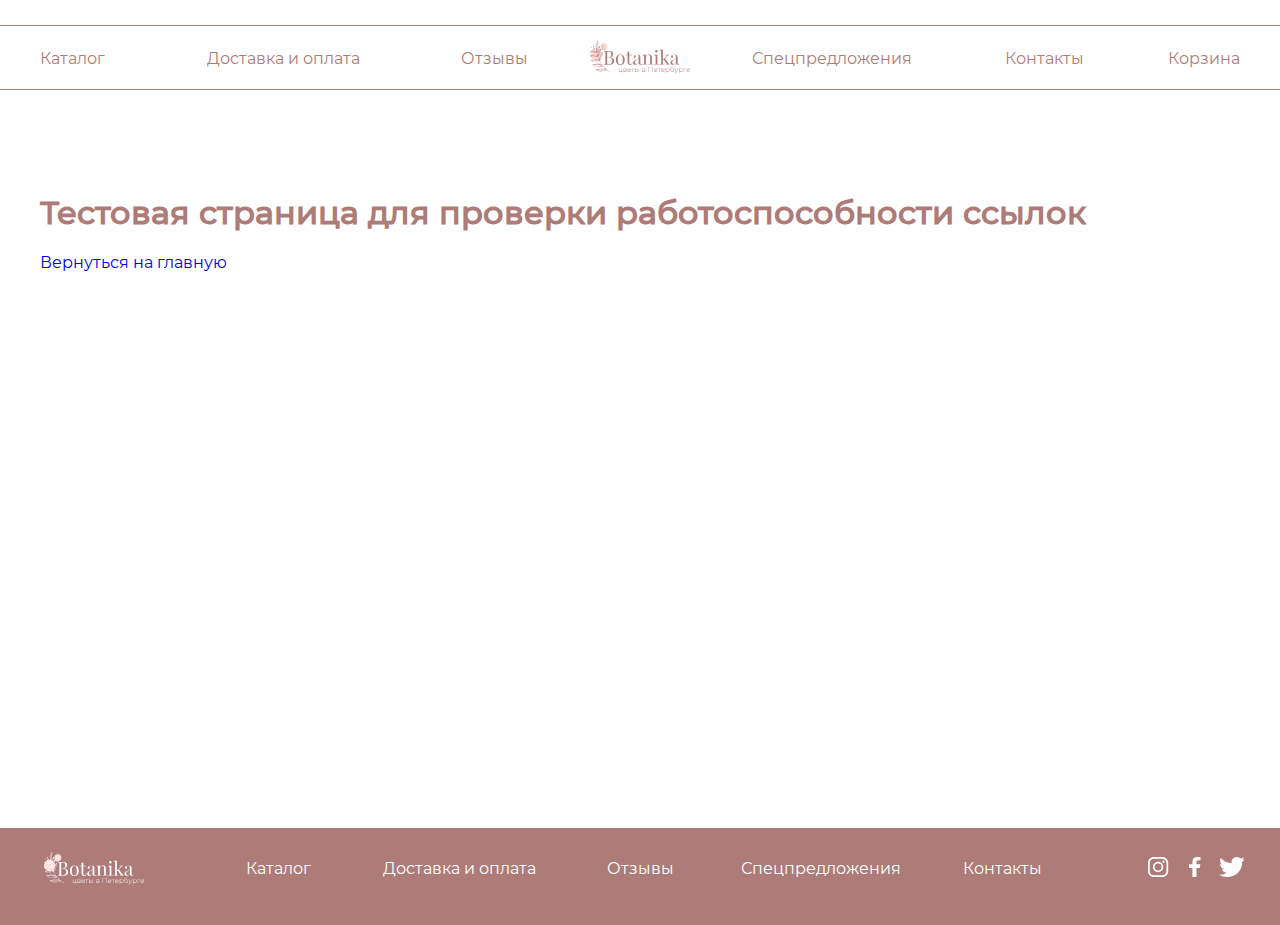
<file: test.html>
<!DOCTYPE html>
<html lang="ru">
  <head>
    <meta charset="UTF-8" />
    <meta http-equiv="X-UA-Compatible" content="IE=edge" />
    <meta name="viewport" content="width=device-width, initial-scale=1.0" />
    <meta name="theme-color" content="#ae7c78" />
    <meta name="keywords" content="Цветы" />
    <meta name="description" content="Ботаника - цветы в Петербурге" />
    <title>Ботаника - цветы в Петербурге</title>
    <link rel="icon" href="favicon.ico" />
    <link rel="icon" href="img/favicon/favicon.svg" type="image/svg+xml" />
    <link rel="apple-touch-icon" href="img/favicon/180.png" />
    <link rel="manifest" href="manifest.webmanifest" />
    <link
      rel="preload"
      href="./fonts/montserrat-v18-cyrillic-regular.woff2"
      as="font"
      type="font/woff2"
      crossorigin="anonymous"
    />
    <link
      rel="preload"
      href="./fonts/playfair-display-v22-cyrillic-700.woff2"
      as="font"
      type="font/woff2"
      crossorigin="anonymous"
    />
    <link rel="stylesheet" href="css/normalize.min.css" />
    <link rel="stylesheet" href="css/style.min.css" />
  </head>
  <body>
    <div style="display: none">
      <svg
        xmlns="http://www.w3.org/2000/svg"
        xmlns:xlink="http://www.w3.org/1999/xlink"
      >
        <symbol id="icon-arrow-left" viewBox="0 0 51 16">
          <path
            d="M.293 8.707a1 1 0 0 1 0-1.414L6.657.929A1 1 0 0 1 8.07 2.343L2.414 8l5.657 5.657a1 1 0 1 1-1.414 1.414L.293 8.707zM51 9H1V7h50v2z"
          />
        </symbol>
        <symbol id="icon-arrow-right" viewBox="0 0 51 16">
          <path
            d="M50.707 8.707a1 1 0 0 0 0-1.414L44.343.929a1 1 0 1 0-1.414 1.414L48.586 8l-5.657 5.657a1 1 0 0 0 1.414 1.414l6.364-6.364zM0 9h50V7H0v2z"
          />
        </symbol>
        <symbol id="icon-instagram" viewBox="0 0 21 20">
          <path
            d="M5.846 0C2.622 0 0 2.604 0 5.804v8.393C0 17.397 2.622 20 5.846 20h8.505c3.224 0 5.846-2.603 5.846-5.803V5.804c0-3.2-2.622-5.804-5.846-5.804H5.846zm0 1.72h8.505c2.295 0 4.115 1.807 4.115 4.084v8.393c0 2.278-1.82 4.084-4.115 4.084H5.846c-2.295 0-4.114-1.806-4.114-4.084V5.804c0-2.277 1.82-4.085 4.114-4.085zm9.673 1.719c-.67 0-1.211.538-1.211 1.202 0 .664.542 1.202 1.21 1.202.67 0 1.212-.538 1.212-1.202 0-.664-.542-1.202-1.211-1.202zm-5.42 1.412C7.243 4.85 4.91 7.166 4.91 10s2.333 5.15 5.188 5.15c2.854 0 5.188-2.316 5.188-5.15 0-2.834-2.334-5.15-5.189-5.15zm0 1.719A3.43 3.43 0 0 1 13.554 10a3.43 3.43 0 0 1-3.457 3.43A3.43 3.43 0 0 1 6.643 10a3.43 3.43 0 0 1 3.455-3.43z"
          />
        </symbol>
        <symbol id="icon-facebook" viewBox="0 0 12 20">
          <path
            d="M8.46 0C5.456 0 3.4 1.656 3.4 4.7v2.622H0v3.556h3.399V20H7.46v-9.122h3.39l.509-3.556H7.46V5.05c0-1.03.317-1.731 1.951-1.731h2.083V.14C11.136.097 9.9 0 8.46 0z"
          />
        </symbol>
        <symbol id="icon-twitter" viewBox="0 0 26 20">
          <path
            d="M25.759 2.367c-.947.402-1.966.673-3.035.796 1.09-.626 1.928-1.615 2.323-2.794-1.02.58-2.151.999-3.356 1.225A5.394 5.394 0 0 0 17.834 0c-2.918 0-5.284 2.26-5.284 5.049 0 .396.047.781.137 1.15C8.295 5.99 4.401 3.98 1.795.925a4.853 4.853 0 0 0-.716 2.538c0 1.752.933 3.297 2.351 4.203a5.444 5.444 0 0 1-2.393-.632l-.001.064c0 2.447 1.821 4.487 4.239 4.951a5.517 5.517 0 0 1-2.387.086c.673 2.006 2.624 3.466 4.937 3.507a10.925 10.925 0 0 1-6.564 2.161c-.426 0-.847-.024-1.261-.07A15.473 15.473 0 0 0 8.101 20c9.72 0 15.035-7.693 15.035-14.366 0-.219-.005-.436-.015-.653a10.51 10.51 0 0 0 2.637-2.614"
          />
        </symbol>
      </svg>
    </div>

    <header class="main-header">
      <div class="container">
        <nav class="main-nav">
          <a href="index.html" class="logo main-nav__logo">
            <svg
              width="100"
              height="33"
              viewBox="0 0 100 33"
              xmlns="http://www.w3.org/2000/svg"
            >
              <g>
                <path
                  d="M9.718 17.193c-2.008 2.55-5.98 2.616-8.223.333-2.13-2.146-1.869-5.566.045-7.692.927-2.818 5.004-2.467 7.153-.748 2.49 2.007 3.054 5.524 1.025 8.107zM13.504 9.482c-1.973 0-2.784-1.23-2.953-2.724-.635-1.869.217-4.056 2.306-4.601a3.633 3.633 0 0 1 4.486 3.016 3.846 3.846 0 0 1-3.839 4.31z"
                  fill="#FFDCDC"
                />
                <path
                  d="M19.727 31.123l.123-.232c-.826-.527-1.648-1.061-2.47-1.592a12.116 12.116 0 0 1-1.914-1.869c-.77-.848-1.543-1.7-2.317-2.545-.067-.07-.153-.153-.16-.22a10.374 10.374 0 0 1-1.87-2.736 22.765 22.765 0 0 1-1.338-2.422c-.04-.09.053-.247.083-.374.166-.038.326-.1.474-.183a3.413 3.413 0 0 0 1.028-1.611c.789-2.018 1.465-4.063 1.39-6.272a1.494 1.494 0 0 0-.1-.344 1.266 1.266 0 0 0-.288.21c-.524.691-1.054 1.379-1.548 2.093a8.817 8.817 0 0 0-1.495 3.393c-.112.58-.127 1.174-.183 1.76a1.209 1.209 0 0 1-.09-.149c-.313-.747-.616-1.495-.941-2.242a.426.426 0 0 1 .112-.527c.376-.353.718-.741 1.02-1.159a14.44 14.44 0 0 0 1.746-4.32c.124-.548.205-1.104.242-1.664 0-.172-.12-.355-.183-.534a1.633 1.633 0 0 0-.486.284c-.403.486-.788.99-1.154 1.495A8.125 8.125 0 0 0 7.86 12.57c-.1.568-.146 1.147-.22 1.723h-.038l-.684-2.706.195.287c.076-.155.165-.303.265-.444.445-.557 1.017-1.047 1.323-1.671.451-.966.826-1.966 1.121-2.99.115-.479.175-.97.18-1.462 0-.123-.086-.25-.135-.373-.1.04-.243.056-.295.13C8.843 6.07 8.077 7.053 7.422 8.1a10.09 10.09 0 0 0-.694 1.75 1.6 1.6 0 0 1 .056-1.092 19.435 19.435 0 0 0 1.222-4.829 33.23 33.23 0 0 0 .153-3.51A1.454 1.454 0 0 0 8.032 0c-.134.067-.314.105-.404.213a7.67 7.67 0 0 0-1.61 3.054c-.404 1.749-.225 3.498.108 5.232.153.796.318 1.589.478 2.392-.796-.302-1.495-.609-2.212-.833A8.294 8.294 0 0 0 .56 9.942a1.38 1.38 0 0 0-.438.243c.08.16.181.307.303.437a4.908 4.908 0 0 0 3.05 1.1 9.053 9.053 0 0 0 2.616-.315c.464-.13.524-.078.628.374.127.55.254 1.099.396 1.644.101.404.225.808.348 1.26-.108-.06-.168-.086-.224-.123a4.186 4.186 0 0 0-2.934-.748c-1.084.176-2.15.471-3.222.722-.172.038-.34.095-.501.168a.269.269 0 0 0 0 .512c.532.269 1.087.488 1.66.654.69.122 1.388.2 2.089.235a6.477 6.477 0 0 0 3.364-.579l1.27 3.027a8.032 8.032 0 0 0-4.361-.373c-1.122.243-2.243.635-3.334.979-.139.045-.247.187-.374.28.116.124.21.307.351.374.686.307 1.396.557 2.123.748.694.105 1.395.153 2.097.145a7.717 7.717 0 0 0 3.528-.833c.15-.075.294-.157.434-.247l2.478 4.19c-.374-.146-.811-.336-1.252-.47-1.869-.576-3.816-.576-5.752-.375-.71.068-1.413.22-2.116.348-.303.056-.374.21-.183.396a6.764 6.764 0 0 0 2.127 1.525c1.352.55 2.798.83 4.257.826a5.8 5.8 0 0 0 3.517-.938.504.504 0 0 1 .482.052c.811.894 1.592 1.813 2.422 2.77l-.658-.217a9.283 9.283 0 0 0-2.616-.53 11.41 11.41 0 0 0-4.893.986c-.422.172-.863.307-1.289.464a2.082 2.082 0 0 0-.284.153c.075.108.127.276.224.314.796.284 1.581.676 2.403.777 1.783.22 3.585.46 5.39.116.923-.172 1.85-.329 2.598-.972a1.34 1.34 0 0 1 .18-.112c.134.153.281.295.44.423.815.553 1.63 1.12 2.46 1.633l.321.198a.12.12 0 0 0 .041-.06zM9.636 6.047c-.374 1.72-.748 3.458-2.138 4.729a24.45 24.45 0 0 1 2.134-4.729h.004zm-.42-.127c-.698 1.608-1.494 3.41-2.242 5.188-.018-2.138 1.077-3.786 2.24-5.188h.003zM1.253 10.16a7.745 7.745 0 0 1 4.111.564l-4.11-.47v-.094zm-.46.325l5.042.613c-1.196.718-4.238.306-5.042-.613zM6.31 7.89c-.669-2.616 0-6.002 1.465-7.352C6.83 2.89 6.683 5.393 6.31 7.89zm1.495-6.62c.336.913-.407 5.465-1.166 6.874.206-2.306.355-4.623 1.159-6.873h.007zM6.388 14.447c.291.135.56.31.84.467l-.037.13a33.92 33.92 0 0 0-5.778-.28c1.637-.452 3.263-1.106 4.975-.317zm-5.125.747c.62-.25 4.986-.138 6.07.157-1.177.722-5.15.59-6.07-.16v.003zm6.96-.373a36.46 36.46 0 0 1 2.706-6.104c-.505 2.194-1.047 4.388-2.706 6.089v.015zm2.616-6.836l-2.807 6.092c-.09-2.49 1.42-4.261 2.807-6.107v.015zM1.282 19.57c2.325-1.218 6.032-1.656 7.744-.52a3.094 3.094 0 0 1-.373-.026c-1.305-.239-2.594-.048-3.88.146-.964.146-1.929.288-2.893.419a3.852 3.852 0 0 1-.587-.037l-.011.018zm.938.24c2.306-.28 4.586-.916 6.96-.486-1.006.975-4.751 1.607-6.96.485zm10.241-7.98a1.84 1.84 0 0 1 0 .35c-.202.999-.374 2.012-.635 2.991-.268.91-.598 1.8-.987 2.665a5.1 5.1 0 0 1-.748.964c-.078.101-.149.206-.224.31-.026-.15-.108-.317-.063-.44.598-1.643 1.204-3.281 1.82-4.916.24-.646.49-1.289.747-1.936l.09.012zm-.62.43c-.766 2.01-1.529 4.025-2.318 6.095-.179-2.433.853-4.346 2.318-6.096zm-.22 11.84l-7.839-.553c1.48-.557 6.037-.61 7.838.553zm-1.122 1.495a9.994 9.994 0 0 1-6.388-1.054 5.964 5.964 0 0 1-.848-.661l.041-.083c3.005.23 6.015.461 9.03.696.064 0 .12.097.217.183a3.914 3.914 0 0 1-2.045.916l-.007.003zm5.176 2.81c-2.75.188-5.505.08-8.334.076 2.81-1.23 5.565-1.372 8.334-.075zm-.205.79a10.419 10.419 0 0 1-4.141.631c-.598-.04-1.193-.104-1.79-.108a7.557 7.557 0 0 1-3.058-.77c3.203-.318 6.418.067 9.62-.28 0 .04.02.078.027.115-.203.167-.423.31-.658.426v-.014zM14.767 7.961c-.303.766-.882 1.076-1.532.819a1.249 1.249 0 0 1-.774-1.566c.236-.613 1.121-1.054 1.712-.83a1.248 1.248 0 0 1 .594 1.577zm-.291-.112a.976.976 0 0 0-.456-1.185 1.177 1.177 0 0 0-1.312.624.94.94 0 0 0 .598 1.215c.493.194.938-.06 1.17-.654z"
                  fill="#AE7C78"
                />
                <path
                  d="M4.227 7.101a.815.815 0 0 1 .55 1.02 1.013 1.013 0 0 1-1.316.599.796.796 0 0 1-.374-1.062.856.856 0 0 1 1.14-.557zm-.112.262a.598.598 0 0 0-.8.374.58.58 0 0 0 .243.747.777.777 0 0 0 .957-.43.557.557 0 0 0-.404-.676l.004-.015zM11.904 5.016c.187-.43.47-.617.747-.494a.781.781 0 0 1 .374.946.657.657 0 0 1-.852.254.478.478 0 0 1-.27-.706zM3.76 5.27a.542.542 0 0 1 .28.747.635.635 0 0 1-.747.356c-.25-.101-.333-.404-.202-.73.13-.324.396-.485.669-.373zM1.398 6.593c.13-.374.344-.374.5-.269.158.105.18.28.27.426a1.409 1.409 0 0 1-.546.176c-.1-.011-.176-.258-.224-.333zM14.113 5.057c-.07-.254-.175-.437-.127-.505a1.94 1.94 0 0 1 .464-.373c.077.184.12.38.127.579 0 .101-.232.157-.464.3zM20.224 16.468c3.058.407 3.943 1.917 3.943 3.483 0 2.198-1.741 3.738-4.638 3.738-.576 0-1.738-.06-3.323-.06-.904 0-1.869.023-2.396.06v-.374c1.312-.056 1.566-.254 1.566-1.66v-9.59c0-1.405-.254-1.603-1.566-1.66v-.373c.539.037 1.495.056 2.359.056 1.218 0 2.452-.038 2.915-.038 2.706-.014 4.09 1.241 4.09 3.032 0 1.368-.775 2.698-2.935 3.363l-.015.023zm-3.053-4.403v4.38h1.3c2.273 0 2.833-1.495 2.833-3.165 0-1.895-.773-2.874-2.71-2.874-1.17 0-1.424.328-1.424 1.659zm5.064 7.8c0-1.962-.99-3.102-3.442-3.102H17.17v4.885c0 1.35.254 1.604 1.45 1.604 2.53 0 3.614-1.2 3.614-3.387zM34.715 18.733c0 3.708-1.932 5.232-4.384 5.232-2.452 0-4.388-1.54-4.388-5.232 0-3.693 1.932-5.255 4.388-5.255 2.455 0 4.384 1.54 4.384 5.255zm-6.896 0c0 3.453 1.047 4.859 2.512 4.859s2.508-1.394 2.508-4.86c0-3.464-1.04-4.858-2.508-4.858-1.47 0-2.512 1.398-2.512 4.859zM42.149 13.762v.374h-2.86v7.475c0 1.215.464 1.64 1.238 1.64.773 0 1.338-.556 1.745-2.066l.374.097c-.265 1.495-.946 2.669-2.508 2.669-.89 0-1.409-.217-1.831-.643-.565-.576-.748-1.33-.748-2.706v-6.455H35.69v-.374h1.87V10.82c.588 0 1.173-.091 1.733-.272v3.225l2.856-.011zM49.613 14.203c.613.62.77 1.338.77 2.706v5.37c0 .625.153.917.594.917.33-.018.641-.16.871-.397l.217.333c-.479.448-1.108.7-1.764.706-1.35 0-1.66-.81-1.66-1.715a3.364 3.364 0 0 1-2.971 1.715c-1.293 0-2.456-.65-2.456-2.16 0-1.51 1.181-2.209 3.114-3.02 1.293-.534 2.313-.867 2.313-1.64V15.81c0-1.622-.792-1.944-1.794-1.944-.661 0-1.472.131-1.913.688a1.191 1.191 0 0 1 .904 1.181 1.013 1.013 0 0 1-1.121 1.047c-.662 0-1.047-.501-1.047-1.2 0-.564.374-1.01.905-1.375a4.985 4.985 0 0 1 2.71-.73c1.072 0 1.883.285 2.328.726zm-.972 3.592c-.209.314-.635.508-1.85 1.121-.848.407-1.869.964-1.869 2.456 0 1.158.658 1.697 1.548 1.697.773 0 1.525-.408 2.179-1.462l-.008-3.812zM61.184 14.203c.483.527.67 1.215.67 2.538v5.161c0 1.077.407 1.387 1.472 1.387v.407c-.441 0-1.473-.078-2.321-.078-.849 0-1.753.06-2.16.078v-.407c.927 0 1.274-.31 1.274-1.387v-5.584c0-1.2-.168-2.242-1.566-2.242-1.622 0-2.706 1.547-2.706 3.52v4.306c0 1.077.348 1.387 1.282 1.387v.407c-.404 0-1.32-.078-2.168-.078-.848 0-1.869.06-2.32.078v-.407c1.064 0 1.468-.31 1.468-1.387v-6.047c0-1.159-.348-1.708-1.469-1.708v-.404c.404.037.811.056 1.196.056.68.02 1.36-.07 2.011-.265v2.276c.68-1.738 1.97-2.332 3.293-2.332.98 0 1.603.265 2.044.725zM67.386 21.902c0 1.077.403 1.387 1.469 1.387v.408c-.442 0-1.45-.079-2.34-.079-.89 0-1.895.06-2.336.079v-.408c1.065 0 1.469-.31 1.469-1.387v-6.047c0-1.159-.348-1.708-1.47-1.708v-.404c.404.038.812.056 1.197.056.68.02 1.359-.07 2.01-.265v8.368zm.235-11.754a1.238 1.238 0 1 1-1.237-1.234 1.248 1.248 0 0 1 1.237 1.234zM78.422 22.28c.442.602.77.934 1.346 1.01v.407c-.291 0-.98-.079-1.566-.079-.811 0-1.734.06-2.138.079v-.408c.374 0 .594-.15.594-.374a.542.542 0 0 0-.115-.295l-2.217-3.244c-.47-.658-.774-.819-1.45-.849v3.364c0 1.077.347 1.387 1.27 1.387v.419c-.403 0-1.33-.079-2.141-.079-.886 0-1.895.06-2.336.079v-.408c1.065 0 1.469-.31 1.469-1.387V10.865c0-1.158-.348-1.697-1.469-1.697v-.407c.397.04.797.06 1.196.06.681.02 1.36-.074 2.01-.277v9.595a2.55 2.55 0 0 0 1.66-.8l1.432-1.495c.433-.452.613-.8.613-1.066 0-.47-.613-.661-1.424-.661v-.374c.673.038 1.622.075 2.179.075.643 0 1.293-.037 1.682-.075v.374c-.672.076-1.292.4-1.738.908l-2.347 2.47 3.49 4.785zM86.862 14.203c.613.62.774 1.338.774 2.706v5.37c0 .625.153.917.594.917.33-.018.64-.16.871-.397l.217.333c-.479.448-1.109.7-1.764.706-1.35 0-1.664-.81-1.664-1.715a3.364 3.364 0 0 1-2.99 1.715c-1.29 0-2.452-.65-2.452-2.16 0-1.51 1.181-2.209 3.114-3.02 1.293-.534 2.31-.867 2.31-1.64V15.81c0-1.622-.793-1.944-1.79-1.944-.662 0-1.473.131-1.914.688a1.192 1.192 0 0 1 .904 1.181 1.013 1.013 0 0 1-1.121 1.047c-.662 0-1.047-.501-1.047-1.2 0-.564.374-1.01.905-1.375a4.981 4.981 0 0 1 2.706-.73c1.095 0 1.906.285 2.347.726zm-.972 3.592c-.205.314-.631.508-1.846 1.121-.849.407-1.869.964-1.869 2.456 0 1.158.658 1.697 1.544 1.697.774 0 1.529-.408 2.179-1.462l-.008-3.812zM32.626 30.574v1.267h-.337v-.957h-3.416v-3.678h.351v3.364h2.437v-3.364h.352v3.364l.613.004zM36.629 29.9c0 .636-.449.988-1.395.988H33.64v-3.682h1.55c.812 0 1.309.325 1.309.938a.841.841 0 0 1-.68.845.848.848 0 0 1 .81.912zm-2.617-1.016h1.181c.628 0 .98-.239.98-.699 0-.46-.352-.691-.98-.691h-1.18v1.39zm2.276 1.017c0-.497-.302-.725-.994-.725h-1.282v1.439h1.237c.673-.019 1.04-.24 1.04-.714zM41.027 29.131h-3.162a1.57 1.57 0 0 0 2.732.95l.206.231a1.753 1.753 0 0 1-1.387.598 1.806 1.806 0 0 1-1.895-1.869 1.76 1.76 0 1 1 3.514 0c0 .019-.008.053-.008.09zm-3.154-.276h2.818a1.409 1.409 0 1 0-2.818 0zM44.478 27.524h-1.44v3.364h-.35v-3.364h-1.436v-.318h3.226v.318zM48.077 29.699c0 .781-.52 1.207-1.476 1.2h-1.376v-3.693h.374v1.327h1.095c.897.019 1.383.422 1.383 1.166zm-.351 0c0-.598-.374-.87-1.122-.886H45.6v1.798h1.005c.737.037 1.122-.306 1.122-.912zm1.028-2.493h.355v3.678h-.355v-3.678zM55.417 29.9c0 .636-.452.988-1.394.988h-1.592v-3.682h1.551c.808 0 1.308.325 1.308.938a.844.844 0 0 1-.684.845.848.848 0 0 1 .811.912zm-2.642-1.012h1.185c.628 0 .98-.24.98-.699 0-.46-.352-.691-.98-.691h-1.185v1.39zm2.291 1.013c0-.497-.303-.725-.994-.725h-1.297v1.439h1.24c.685-.019 1.051-.24 1.051-.714zM62.665 25.954v4.93h-.374v-4.608h-3.338v4.608h-.374v-4.93h4.086zM67.445 29.131h-3.158a1.569 1.569 0 0 0 2.732.95l.206.231a1.753 1.753 0 0 1-1.387.598 1.806 1.806 0 0 1-1.895-1.869 1.76 1.76 0 1 1 3.513 0c-.003.019-.01.053-.01.09zm-3.158-.276h2.818a1.409 1.409 0 1 0-2.818 0zM70.891 27.524h-1.439v3.364h-.35v-3.364H67.65v-.318h3.225l.015.318zM74.61 29.131h-3.162a1.57 1.57 0 0 0 2.732.95l.202.231a1.75 1.75 0 0 1-1.386.598 1.805 1.805 0 0 1-1.895-1.869 1.758 1.758 0 0 1 1.76-1.869 1.74 1.74 0 0 1 1.757 1.87c0 .018-.008.052-.008.089zm-3.154-.277h2.814a1.409 1.409 0 0 0-2.814 0zM79.435 29.045a1.78 1.78 0 0 1-1.82 1.869 1.641 1.641 0 0 1-1.495-.864v2.206h-.351v-5.05h.336v.867a1.637 1.637 0 0 1 1.495-.893 1.782 1.782 0 0 1 1.835 1.865zm-.355 0a1.495 1.495 0 1 0-1.495 1.551 1.465 1.465 0 0 0 1.495-1.55zM84.048 29.075a1.75 1.75 0 0 1-1.82 1.843c-1.222 0-1.899-.95-1.899-2.4 0-1.67.606-2.396 1.843-2.691l1.637-.411.056.332-1.551.374c-1.122.262-1.619.837-1.641 2.243a1.645 1.645 0 0 1 1.614-1.092 1.704 1.704 0 0 1 1.76 1.802zm-.374 0a1.45 1.45 0 1 0-2.897 0 1.451 1.451 0 1 0 2.897 0zM88.088 27.206l-1.887 4.19c-.296.676-.662.893-1.148.893a1.173 1.173 0 0 1-.852-.332l.176-.266a.89.89 0 0 0 .684.288c.336 0 .583-.153.81-.654l.195-.445-1.652-3.663h.374l1.472 3.29 1.473-3.29.355-.01zM92.61 29.045a1.775 1.775 0 0 1-1.816 1.869 1.651 1.651 0 0 1-1.495-.864v2.206h-.344v-5.05h.34v.867a1.637 1.637 0 0 1 1.495-.893 1.778 1.778 0 0 1 1.82 1.865zm-.35 0a1.494 1.494 0 1 0-1.496 1.551 1.466 1.466 0 0 0 1.495-1.551zM96.273 27.524H94.11v3.364h-.351v-3.682h2.515v.318zM99.992 29.131H96.83a1.57 1.57 0 0 0 2.733.95l.205.231a1.76 1.76 0 0 1-1.39.598 1.805 1.805 0 0 1-1.895-1.869 1.757 1.757 0 0 1 1.764-1.869 1.738 1.738 0 0 1 1.753 1.87c0 .018-.008.052-.008.089zm-3.154-.277h2.814a1.409 1.409 0 0 0-2.814 0z"
                  fill="#AE7C78"
                />
              </g>
            </svg>
          </a>
          <div class="main-nav__list">
            <div class="main-nav__left">
              <a href="#" class="main-nav__link">Каталог</a>
              <a href="#" class="main-nav__link">Доставка и оплата</a>
              <a href="#" class="main-nav__link">Отзывы</a>
            </div>
            <div class="main-nav__right">
              <a href="#" class="main-nav__link">Спецпредложения</a>
              <a href="#" class="main-nav__link">Контакты</a>
              <a href="#" class="main-nav__link">Корзина</a>
            </div>
          </div>
        </nav>
      </div>
    </header>

    <main class="container">
      <h1>Тестовая страница для проверки работоспособности ссылок</h1>
      <a href="index.html">Вернуться на главную</a>
    </main>

    <footer class="main-footer">
      <div class="main-footer__content">
        <div class="container">
          <div class="main-footer__wrapper">
            <a href="index.html" class="main-footer__logo logo">
              <svg
                width="100"
                height="33"
                viewBox="0 0 100 33"
                xmlns="http://www.w3.org/2000/svg"
              >
                <g>
                  <path
                    d="M9.718 17.193c-2.008 2.55-5.98 2.616-8.223.333-2.13-2.146-1.869-5.566.045-7.692.927-2.818 5.004-2.467 7.153-.748 2.49 2.007 3.054 5.524 1.025 8.107zM13.504 9.482c-1.973 0-2.784-1.23-2.953-2.724-.635-1.869.217-4.056 2.306-4.601a3.633 3.633 0 0 1 4.486 3.016 3.846 3.846 0 0 1-3.839 4.31z"
                    fill="#FFDCDC"
                  />
                  <path
                    d="M19.727 31.123l.123-.232c-.826-.527-1.648-1.061-2.47-1.592a12.116 12.116 0 0 1-1.914-1.869c-.77-.848-1.543-1.7-2.317-2.545-.067-.07-.153-.153-.16-.22a10.374 10.374 0 0 1-1.87-2.736 22.765 22.765 0 0 1-1.338-2.422c-.04-.09.053-.247.083-.374.166-.038.326-.1.474-.183a3.413 3.413 0 0 0 1.028-1.611c.789-2.018 1.465-4.063 1.39-6.272a1.494 1.494 0 0 0-.1-.344 1.266 1.266 0 0 0-.288.21c-.524.691-1.054 1.379-1.548 2.093a8.817 8.817 0 0 0-1.495 3.393c-.112.58-.127 1.174-.183 1.76a1.209 1.209 0 0 1-.09-.149c-.313-.747-.616-1.495-.941-2.242a.426.426 0 0 1 .112-.527c.376-.353.718-.741 1.02-1.159a14.44 14.44 0 0 0 1.746-4.32c.124-.548.205-1.104.242-1.664 0-.172-.12-.355-.183-.534a1.633 1.633 0 0 0-.486.284c-.403.486-.788.99-1.154 1.495A8.125 8.125 0 0 0 7.86 12.57c-.1.568-.146 1.147-.22 1.723h-.038l-.684-2.706.195.287c.076-.155.165-.303.265-.444.445-.557 1.017-1.047 1.323-1.671.451-.966.826-1.966 1.121-2.99.115-.479.175-.97.18-1.462 0-.123-.086-.25-.135-.373-.1.04-.243.056-.295.13C8.843 6.07 8.077 7.053 7.422 8.1a10.09 10.09 0 0 0-.694 1.75 1.6 1.6 0 0 1 .056-1.092 19.435 19.435 0 0 0 1.222-4.829 33.23 33.23 0 0 0 .153-3.51A1.454 1.454 0 0 0 8.032 0c-.134.067-.314.105-.404.213a7.67 7.67 0 0 0-1.61 3.054c-.404 1.749-.225 3.498.108 5.232.153.796.318 1.589.478 2.392-.796-.302-1.495-.609-2.212-.833A8.294 8.294 0 0 0 .56 9.942a1.38 1.38 0 0 0-.438.243c.08.16.181.307.303.437a4.908 4.908 0 0 0 3.05 1.1 9.053 9.053 0 0 0 2.616-.315c.464-.13.524-.078.628.374.127.55.254 1.099.396 1.644.101.404.225.808.348 1.26-.108-.06-.168-.086-.224-.123a4.186 4.186 0 0 0-2.934-.748c-1.084.176-2.15.471-3.222.722-.172.038-.34.095-.501.168a.269.269 0 0 0 0 .512c.532.269 1.087.488 1.66.654.69.122 1.388.2 2.089.235a6.477 6.477 0 0 0 3.364-.579l1.27 3.027a8.032 8.032 0 0 0-4.361-.373c-1.122.243-2.243.635-3.334.979-.139.045-.247.187-.374.28.116.124.21.307.351.374.686.307 1.396.557 2.123.748.694.105 1.395.153 2.097.145a7.717 7.717 0 0 0 3.528-.833c.15-.075.294-.157.434-.247l2.478 4.19c-.374-.146-.811-.336-1.252-.47-1.869-.576-3.816-.576-5.752-.375-.71.068-1.413.22-2.116.348-.303.056-.374.21-.183.396a6.764 6.764 0 0 0 2.127 1.525c1.352.55 2.798.83 4.257.826a5.8 5.8 0 0 0 3.517-.938.504.504 0 0 1 .482.052c.811.894 1.592 1.813 2.422 2.77l-.658-.217a9.283 9.283 0 0 0-2.616-.53 11.41 11.41 0 0 0-4.893.986c-.422.172-.863.307-1.289.464a2.082 2.082 0 0 0-.284.153c.075.108.127.276.224.314.796.284 1.581.676 2.403.777 1.783.22 3.585.46 5.39.116.923-.172 1.85-.329 2.598-.972a1.34 1.34 0 0 1 .18-.112c.134.153.281.295.44.423.815.553 1.63 1.12 2.46 1.633l.321.198a.12.12 0 0 0 .041-.06zM9.636 6.047c-.374 1.72-.748 3.458-2.138 4.729a24.45 24.45 0 0 1 2.134-4.729h.004zm-.42-.127c-.698 1.608-1.494 3.41-2.242 5.188-.018-2.138 1.077-3.786 2.24-5.188h.003zM1.253 10.16a7.745 7.745 0 0 1 4.111.564l-4.11-.47v-.094zm-.46.325l5.042.613c-1.196.718-4.238.306-5.042-.613zM6.31 7.89c-.669-2.616 0-6.002 1.465-7.352C6.83 2.89 6.683 5.393 6.31 7.89zm1.495-6.62c.336.913-.407 5.465-1.166 6.874.206-2.306.355-4.623 1.159-6.873h.007zM6.388 14.447c.291.135.56.31.84.467l-.037.13a33.92 33.92 0 0 0-5.778-.28c1.637-.452 3.263-1.106 4.975-.317zm-5.125.747c.62-.25 4.986-.138 6.07.157-1.177.722-5.15.59-6.07-.16v.003zm6.96-.373a36.46 36.46 0 0 1 2.706-6.104c-.505 2.194-1.047 4.388-2.706 6.089v.015zm2.616-6.836l-2.807 6.092c-.09-2.49 1.42-4.261 2.807-6.107v.015zM1.282 19.57c2.325-1.218 6.032-1.656 7.744-.52a3.094 3.094 0 0 1-.373-.026c-1.305-.239-2.594-.048-3.88.146-.964.146-1.929.288-2.893.419a3.852 3.852 0 0 1-.587-.037l-.011.018zm.938.24c2.306-.28 4.586-.916 6.96-.486-1.006.975-4.751 1.607-6.96.485zm10.241-7.98a1.84 1.84 0 0 1 0 .35c-.202.999-.374 2.012-.635 2.991-.268.91-.598 1.8-.987 2.665a5.1 5.1 0 0 1-.748.964c-.078.101-.149.206-.224.31-.026-.15-.108-.317-.063-.44.598-1.643 1.204-3.281 1.82-4.916.24-.646.49-1.289.747-1.936l.09.012zm-.62.43c-.766 2.01-1.529 4.025-2.318 6.095-.179-2.433.853-4.346 2.318-6.096zm-.22 11.84l-7.839-.553c1.48-.557 6.037-.61 7.838.553zm-1.122 1.495a9.994 9.994 0 0 1-6.388-1.054 5.964 5.964 0 0 1-.848-.661l.041-.083c3.005.23 6.015.461 9.03.696.064 0 .12.097.217.183a3.914 3.914 0 0 1-2.045.916l-.007.003zm5.176 2.81c-2.75.188-5.505.08-8.334.076 2.81-1.23 5.565-1.372 8.334-.075zm-.205.79a10.419 10.419 0 0 1-4.141.631c-.598-.04-1.193-.104-1.79-.108a7.557 7.557 0 0 1-3.058-.77c3.203-.318 6.418.067 9.62-.28 0 .04.02.078.027.115-.203.167-.423.31-.658.426v-.014zM14.767 7.961c-.303.766-.882 1.076-1.532.819a1.249 1.249 0 0 1-.774-1.566c.236-.613 1.121-1.054 1.712-.83a1.248 1.248 0 0 1 .594 1.577zm-.291-.112a.976.976 0 0 0-.456-1.185 1.177 1.177 0 0 0-1.312.624.94.94 0 0 0 .598 1.215c.493.194.938-.06 1.17-.654z"
                    fill="white"
                  />
                  <path
                    d="M4.227 7.101a.815.815 0 0 1 .55 1.02 1.013 1.013 0 0 1-1.316.599.796.796 0 0 1-.374-1.062.856.856 0 0 1 1.14-.557zm-.112.262a.598.598 0 0 0-.8.374.58.58 0 0 0 .243.747.777.777 0 0 0 .957-.43.557.557 0 0 0-.404-.676l.004-.015zM11.904 5.016c.187-.43.47-.617.747-.494a.781.781 0 0 1 .374.946.657.657 0 0 1-.852.254.478.478 0 0 1-.27-.706zM3.76 5.27a.542.542 0 0 1 .28.747.635.635 0 0 1-.747.356c-.25-.101-.333-.404-.202-.73.13-.324.396-.485.669-.373zM1.398 6.593c.13-.374.344-.374.5-.269.158.105.18.28.27.426a1.409 1.409 0 0 1-.546.176c-.1-.011-.176-.258-.224-.333zM14.113 5.057c-.07-.254-.175-.437-.127-.505a1.94 1.94 0 0 1 .464-.373c.077.184.12.38.127.579 0 .101-.232.157-.464.3zM20.224 16.468c3.058.407 3.943 1.917 3.943 3.483 0 2.198-1.741 3.738-4.638 3.738-.576 0-1.738-.06-3.323-.06-.904 0-1.869.023-2.396.06v-.374c1.312-.056 1.566-.254 1.566-1.66v-9.59c0-1.405-.254-1.603-1.566-1.66v-.373c.539.037 1.495.056 2.359.056 1.218 0 2.452-.038 2.915-.038 2.706-.014 4.09 1.241 4.09 3.032 0 1.368-.775 2.698-2.935 3.363l-.015.023zm-3.053-4.403v4.38h1.3c2.273 0 2.833-1.495 2.833-3.165 0-1.895-.773-2.874-2.71-2.874-1.17 0-1.424.328-1.424 1.659zm5.064 7.8c0-1.962-.99-3.102-3.442-3.102H17.17v4.885c0 1.35.254 1.604 1.45 1.604 2.53 0 3.614-1.2 3.614-3.387zM34.715 18.733c0 3.708-1.932 5.232-4.384 5.232-2.452 0-4.388-1.54-4.388-5.232 0-3.693 1.932-5.255 4.388-5.255 2.455 0 4.384 1.54 4.384 5.255zm-6.896 0c0 3.453 1.047 4.859 2.512 4.859s2.508-1.394 2.508-4.86c0-3.464-1.04-4.858-2.508-4.858-1.47 0-2.512 1.398-2.512 4.859zM42.149 13.762v.374h-2.86v7.475c0 1.215.464 1.64 1.238 1.64.773 0 1.338-.556 1.745-2.066l.374.097c-.265 1.495-.946 2.669-2.508 2.669-.89 0-1.409-.217-1.831-.643-.565-.576-.748-1.33-.748-2.706v-6.455H35.69v-.374h1.87V10.82c.588 0 1.173-.091 1.733-.272v3.225l2.856-.011zM49.613 14.203c.613.62.77 1.338.77 2.706v5.37c0 .625.153.917.594.917.33-.018.641-.16.871-.397l.217.333c-.479.448-1.108.7-1.764.706-1.35 0-1.66-.81-1.66-1.715a3.364 3.364 0 0 1-2.971 1.715c-1.293 0-2.456-.65-2.456-2.16 0-1.51 1.181-2.209 3.114-3.02 1.293-.534 2.313-.867 2.313-1.64V15.81c0-1.622-.792-1.944-1.794-1.944-.661 0-1.472.131-1.913.688a1.191 1.191 0 0 1 .904 1.181 1.013 1.013 0 0 1-1.121 1.047c-.662 0-1.047-.501-1.047-1.2 0-.564.374-1.01.905-1.375a4.985 4.985 0 0 1 2.71-.73c1.072 0 1.883.285 2.328.726zm-.972 3.592c-.209.314-.635.508-1.85 1.121-.848.407-1.869.964-1.869 2.456 0 1.158.658 1.697 1.548 1.697.773 0 1.525-.408 2.179-1.462l-.008-3.812zM61.184 14.203c.483.527.67 1.215.67 2.538v5.161c0 1.077.407 1.387 1.472 1.387v.407c-.441 0-1.473-.078-2.321-.078-.849 0-1.753.06-2.16.078v-.407c.927 0 1.274-.31 1.274-1.387v-5.584c0-1.2-.168-2.242-1.566-2.242-1.622 0-2.706 1.547-2.706 3.52v4.306c0 1.077.348 1.387 1.282 1.387v.407c-.404 0-1.32-.078-2.168-.078-.848 0-1.869.06-2.32.078v-.407c1.064 0 1.468-.31 1.468-1.387v-6.047c0-1.159-.348-1.708-1.469-1.708v-.404c.404.037.811.056 1.196.056.68.02 1.36-.07 2.011-.265v2.276c.68-1.738 1.97-2.332 3.293-2.332.98 0 1.603.265 2.044.725zM67.386 21.902c0 1.077.403 1.387 1.469 1.387v.408c-.442 0-1.45-.079-2.34-.079-.89 0-1.895.06-2.336.079v-.408c1.065 0 1.469-.31 1.469-1.387v-6.047c0-1.159-.348-1.708-1.47-1.708v-.404c.404.038.812.056 1.197.056.68.02 1.359-.07 2.01-.265v8.368zm.235-11.754a1.238 1.238 0 1 1-1.237-1.234 1.248 1.248 0 0 1 1.237 1.234zM78.422 22.28c.442.602.77.934 1.346 1.01v.407c-.291 0-.98-.079-1.566-.079-.811 0-1.734.06-2.138.079v-.408c.374 0 .594-.15.594-.374a.542.542 0 0 0-.115-.295l-2.217-3.244c-.47-.658-.774-.819-1.45-.849v3.364c0 1.077.347 1.387 1.27 1.387v.419c-.403 0-1.33-.079-2.141-.079-.886 0-1.895.06-2.336.079v-.408c1.065 0 1.469-.31 1.469-1.387V10.865c0-1.158-.348-1.697-1.469-1.697v-.407c.397.04.797.06 1.196.06.681.02 1.36-.074 2.01-.277v9.595a2.55 2.55 0 0 0 1.66-.8l1.432-1.495c.433-.452.613-.8.613-1.066 0-.47-.613-.661-1.424-.661v-.374c.673.038 1.622.075 2.179.075.643 0 1.293-.037 1.682-.075v.374c-.672.076-1.292.4-1.738.908l-2.347 2.47 3.49 4.785zM86.862 14.203c.613.62.774 1.338.774 2.706v5.37c0 .625.153.917.594.917.33-.018.64-.16.871-.397l.217.333c-.479.448-1.109.7-1.764.706-1.35 0-1.664-.81-1.664-1.715a3.364 3.364 0 0 1-2.99 1.715c-1.29 0-2.452-.65-2.452-2.16 0-1.51 1.181-2.209 3.114-3.02 1.293-.534 2.31-.867 2.31-1.64V15.81c0-1.622-.793-1.944-1.79-1.944-.662 0-1.473.131-1.914.688a1.192 1.192 0 0 1 .904 1.181 1.013 1.013 0 0 1-1.121 1.047c-.662 0-1.047-.501-1.047-1.2 0-.564.374-1.01.905-1.375a4.981 4.981 0 0 1 2.706-.73c1.095 0 1.906.285 2.347.726zm-.972 3.592c-.205.314-.631.508-1.846 1.121-.849.407-1.869.964-1.869 2.456 0 1.158.658 1.697 1.544 1.697.774 0 1.529-.408 2.179-1.462l-.008-3.812zM32.626 30.574v1.267h-.337v-.957h-3.416v-3.678h.351v3.364h2.437v-3.364h.352v3.364l.613.004zM36.629 29.9c0 .636-.449.988-1.395.988H33.64v-3.682h1.55c.812 0 1.309.325 1.309.938a.841.841 0 0 1-.68.845.848.848 0 0 1 .81.912zm-2.617-1.016h1.181c.628 0 .98-.239.98-.699 0-.46-.352-.691-.98-.691h-1.18v1.39zm2.276 1.017c0-.497-.302-.725-.994-.725h-1.282v1.439h1.237c.673-.019 1.04-.24 1.04-.714zM41.027 29.131h-3.162a1.57 1.57 0 0 0 2.732.95l.206.231a1.753 1.753 0 0 1-1.387.598 1.806 1.806 0 0 1-1.895-1.869 1.76 1.76 0 1 1 3.514 0c0 .019-.008.053-.008.09zm-3.154-.276h2.818a1.409 1.409 0 1 0-2.818 0zM44.478 27.524h-1.44v3.364h-.35v-3.364h-1.436v-.318h3.226v.318zM48.077 29.699c0 .781-.52 1.207-1.476 1.2h-1.376v-3.693h.374v1.327h1.095c.897.019 1.383.422 1.383 1.166zm-.351 0c0-.598-.374-.87-1.122-.886H45.6v1.798h1.005c.737.037 1.122-.306 1.122-.912zm1.028-2.493h.355v3.678h-.355v-3.678zM55.417 29.9c0 .636-.452.988-1.394.988h-1.592v-3.682h1.551c.808 0 1.308.325 1.308.938a.844.844 0 0 1-.684.845.848.848 0 0 1 .811.912zm-2.642-1.012h1.185c.628 0 .98-.24.98-.699 0-.46-.352-.691-.98-.691h-1.185v1.39zm2.291 1.013c0-.497-.303-.725-.994-.725h-1.297v1.439h1.24c.685-.019 1.051-.24 1.051-.714zM62.665 25.954v4.93h-.374v-4.608h-3.338v4.608h-.374v-4.93h4.086zM67.445 29.131h-3.158a1.569 1.569 0 0 0 2.732.95l.206.231a1.753 1.753 0 0 1-1.387.598 1.806 1.806 0 0 1-1.895-1.869 1.76 1.76 0 1 1 3.513 0c-.003.019-.01.053-.01.09zm-3.158-.276h2.818a1.409 1.409 0 1 0-2.818 0zM70.891 27.524h-1.439v3.364h-.35v-3.364H67.65v-.318h3.225l.015.318zM74.61 29.131h-3.162a1.57 1.57 0 0 0 2.732.95l.202.231a1.75 1.75 0 0 1-1.386.598 1.805 1.805 0 0 1-1.895-1.869 1.758 1.758 0 0 1 1.76-1.869 1.74 1.74 0 0 1 1.757 1.87c0 .018-.008.052-.008.089zm-3.154-.277h2.814a1.409 1.409 0 0 0-2.814 0zM79.435 29.045a1.78 1.78 0 0 1-1.82 1.869 1.641 1.641 0 0 1-1.495-.864v2.206h-.351v-5.05h.336v.867a1.637 1.637 0 0 1 1.495-.893 1.782 1.782 0 0 1 1.835 1.865zm-.355 0a1.495 1.495 0 1 0-1.495 1.551 1.465 1.465 0 0 0 1.495-1.55zM84.048 29.075a1.75 1.75 0 0 1-1.82 1.843c-1.222 0-1.899-.95-1.899-2.4 0-1.67.606-2.396 1.843-2.691l1.637-.411.056.332-1.551.374c-1.122.262-1.619.837-1.641 2.243a1.645 1.645 0 0 1 1.614-1.092 1.704 1.704 0 0 1 1.76 1.802zm-.374 0a1.45 1.45 0 1 0-2.897 0 1.451 1.451 0 1 0 2.897 0zM88.088 27.206l-1.887 4.19c-.296.676-.662.893-1.148.893a1.173 1.173 0 0 1-.852-.332l.176-.266a.89.89 0 0 0 .684.288c.336 0 .583-.153.81-.654l.195-.445-1.652-3.663h.374l1.472 3.29 1.473-3.29.355-.01zM92.61 29.045a1.775 1.775 0 0 1-1.816 1.869 1.651 1.651 0 0 1-1.495-.864v2.206h-.344v-5.05h.34v.867a1.637 1.637 0 0 1 1.495-.893 1.778 1.778 0 0 1 1.82 1.865zm-.35 0a1.494 1.494 0 1 0-1.496 1.551 1.466 1.466 0 0 0 1.495-1.551zM96.273 27.524H94.11v3.364h-.351v-3.682h2.515v.318zM99.992 29.131H96.83a1.57 1.57 0 0 0 2.733.95l.205.231a1.76 1.76 0 0 1-1.39.598 1.805 1.805 0 0 1-1.895-1.869 1.757 1.757 0 0 1 1.764-1.869 1.738 1.738 0 0 1 1.753 1.87c0 .018-.008.052-.008.089zm-3.154-.277h2.814a1.409 1.409 0 0 0-2.814 0z"
                    fill="white"
                  />
                </g>
              </svg>
            </a>
            <div class="main-footer__nav footer-nav">
              <ul class="footer-nav__list">
                <li class="footer-nav__item">
                  <a href="#" class="footer-nav__link">Каталог</a>
                </li>
                <li class="footer-nav__item">
                  <a href="#" class="footer-nav__link">Доставка и оплата</a>
                </li>
                <li class="footer-nav__item">
                  <a href="#" class="footer-nav__link">Отзывы</a>
                </li>
                <li class="footer-nav__item">
                  <a href="#" class="footer-nav__link">Спецпредложения</a>
                </li>
                <li class="footer-nav__item">
                  <a href="#" class="footer-nav__link">Контакты</a>
                </li>
              </ul>
            </div>
            <div class="main-footer__social social social--footer">
              <ul class="social__list">
                <li class="social__item">
                  <a
                    class="social__link"
                    href="https://www.instagram.com"
                    aria-label="Инстаграм"
                    target="_blank"
                    rel="noreferrer"
                  >
                    <svg role="img" aria-hidden="true" width="21" height="20">
                      <use xlink:href="#icon-instagram" x="0" y="0"></use>
                    </svg>
                  </a>
                </li>
                <li class="social__item">
                  <a
                    class="social__link"
                    href="https://www.facebook.com/"
                    aria-label="Фейсбук"
                    target="_blank"
                    rel="noreferrer"
                  >
                    <svg role="img" aria-hidden="true" width="12" height="20">
                      <use xlink:href="#icon-facebook" x="0" y="0"></use>
                    </svg>
                  </a>
                </li>
                <li class="social__item">
                  <a
                    class="social__link"
                    href="https://twitter.com/"
                    aria-label="Твиттер"
                    target="_blank"
                    rel="noreferrer"
                  >
                    <svg role="img" aria-hidden="true" width="26" height="20">
                      <use xlink:href="#icon-twitter" x="0" y="0"></use>
                    </svg>
                  </a>
                </li>
              </ul>
            </div>
          </div>
        </div>
      </div>
    </footer>
  </body>
</html>
</file>
<file: css/style.min.css>
@font-face{font-family:"Playfair Display";font-weight:400;font-style:normal;font-display:swap;src:local("Playfair Display"),url(../fonts/playfair-display-v22-cyrillic-regular.woff2) format("woff2"),url(../fonts/playfair-display-v22-cyrillic-regular.woff) format("woff")}@font-face{font-family:"Playfair Display";font-weight:700;font-style:normal;font-display:swap;src:local("Playfair Display"),url(../fonts/playfair-display-v22-cyrillic-700.woff2) format("woff2"),url(../fonts/playfair-display-v22-cyrillic-700.woff) format("woff")}@font-face{font-family:"Playfair Display";font-weight:400;font-style:italic;font-display:swap;src:local("Playfair Display"),url(../fonts/playfair-display-v22-cyrillic-italic.woff2) format("woff2"),url(../fonts/playfair-display-v22-cyrillic-italic.woff) format("woff")}@font-face{font-family:Montserrat;font-weight:400;font-style:normal;font-display:swap;src:local("Montserrat"),url(../fonts/montserrat-v18-cyrillic-regular.woff2) format("woff2"),url(../fonts/montserrat-v18-cyrillic-regular.woff) format("woff")}@font-face{font-family:Montserrat;font-weight:500;font-style:normal;font-display:swap;src:local("Montserrat"),url(../fonts/montserrat-v18-cyrillic-500.woff2) format("woff2"),url(../fonts/montserrat-v18-cyrillic-500.woff) format("woff")}:root{--basic-white:#fff;--basic-pink:#ae7c78;--basic-dark-pink:#795654;--basic-light-pink:#d89999;--basic-grey:#f7fafc}html{-webkit-box-sizing:border-box;box-sizing:border-box;height:100%}*,::after,::before{-webkit-box-sizing:inherit;box-sizing:inherit}body{font-family:Montserrat,Arial,sans-serif;font-size:16px;font-weight:400;font-style:normal;line-height:1.2;display:-ms-grid;display:grid;min-width:1220px;min-height:100%;margin:0;margin-top:25px;padding:0;color:var(--basic-pink);background-color:var(--basic-white);-ms-grid-rows:-webkit-min-content 1fr -webkit-min-content;-ms-grid-rows:min-content 1fr min-content;grid-template-rows:-webkit-min-content 1fr -webkit-min-content;grid-template-rows:min-content 1fr min-content;-ms-flex-line-pack:start;align-content:start}a{text-decoration:none}img{max-width:100%;height:auto;pointer-events:none}.visually-hidden:not(:focus):not(:active),input[type=checkbox].visually-hidden,input[type=radio].visually-hidden{position:absolute;overflow:hidden;clip:rect(0 0 0 0);width:1px;height:1px;margin:-1px;padding:0;white-space:nowrap;border:0;-webkit-clip-path:inset(100%);clip-path:inset(100%)}.title{font-family:"Playfair Display",Georgia,serif;font-size:36px;font-weight:700}.subtitle{font-weight:500}.btn{display:block;width:285px;padding:30px 10px;-webkit-transition:background-color .2s ease-in-out;transition:background-color .2s ease-in-out;text-align:center;word-break:break-word;color:var(--basic-white);border-radius:40px;background-color:var(--basic-light-pink)}.btn:focus,.btn:hover{background-color:var(--basic-dark-pink)}.main-header{margin-bottom:82px;border-top:1px solid var(--basic-pink);border-bottom:1px solid var(--basic-pink)}.main-nav{display:-ms-grid;display:grid;-ms-grid-columns:1fr 20px 184px 20px 1fr;grid-template-columns:1fr 184px 1fr;-webkit-column-gap:20px;-moz-column-gap:20px;column-gap:20px}.main-nav__logo{-webkit-box-ordinal-group:3;-ms-flex-order:2;order:2;-ms-grid-column-align:center;justify-self:center;-ms-flex-item-align:center;-ms-grid-row-align:center;align-self:center}.main-nav__list{display:contents}.main-nav__left{display:-ms-grid;display:grid;-ms-grid-columns:1fr 3fr 1fr;grid-template-columns:1fr 3fr 1fr;justify-items:center;-webkit-box-ordinal-group:2;-ms-flex-order:1;order:1}.main-nav__right{display:-ms-grid;display:grid;-ms-grid-columns:2fr 2fr 1fr;grid-template-columns:2fr 2fr 1fr;justify-items:center;-webkit-box-ordinal-group:4;-ms-flex-order:3;order:3}.main-nav__link{display:block;overflow:hidden;padding:23px 0 21px;-webkit-transition:color .2s ease-in-out;transition:color .2s ease-in-out;word-break:break-word;color:var(--basic-pink)}.main-nav__link:first-child{-ms-grid-column-align:start;justify-self:start}.main-nav__link:last-child{-ms-grid-column-align:end;justify-self:end}.main-nav__link:focus,.main-nav__link:hover{color:var(--basic-dark-pink)}.logo{display:block;width:100px;height:33px}.logo[href]{-webkit-transition:opacity .2s ease-in-out;transition:opacity .2s ease-in-out;opacity:1}.logo[href]:focus,.logo[href]:hover{opacity:.5}.container{width:1220px;margin:0 auto;padding:0 10px}.entry{display:-ms-grid;display:grid;margin-bottom:45px;-ms-grid-columns:1fr 10px 2fr;grid-template-columns:1fr 2fr;-webkit-column-gap:10px;-moz-column-gap:10px;column-gap:10px}.entry__title{font-size:44px;font-weight:400;line-height:1.35;margin:0;word-break:break-word}.entry__description{font-size:24px;margin-bottom:66px;word-break:break-word}.features{margin-bottom:85px}.features__list{display:-ms-grid;display:grid;margin:0;padding:0;list-style:none;-ms-grid-columns:1fr 20px 1fr 20px 1fr;grid-template-columns:1fr 1fr 1fr;grid-gap:20px}.features__item{padding-left:102px;background-repeat:no-repeat}.features__item--send{background-image:url(../img/icons/icon-lorry.svg)}.features__item--fresh{background-image:url(../img/icons/icon-bouquet.svg);background-position:29px 0}.features__item--photo{background-image:url(../img/icons/icon-camera.svg);background-position:23px 0}.features__subtitle{font-size:16px;margin:0;margin-bottom:10px;word-break:break-word}.features__description{margin:0;word-break:break-word}.popular{margin-bottom:54px}.popular__title{margin:0;margin-bottom:38px;margin-left:11px;text-align:center;letter-spacing:.8px;word-break:break-word}.popular__slider{width:794px;min-height:488px;margin:0 auto}.popular__content{padding-top:28px}.popular__subtitle{font-size:24px;margin:0;margin-bottom:22px;word-break:break-word}.popular__description{margin:0;margin-bottom:25px;word-break:break-word;word-break:break-word}.popular__size{margin:0;margin-bottom:25px;word-break:break-word}.popular__price{font-size:24px;margin:0;margin-bottom:64px;word-break:break-word}.slider__list{margin:0;padding:0;list-style:none}.slider__item{display:-ms-grid;display:grid;-ms-grid-columns:1fr 20px 1fr;grid-template-columns:1fr 1fr;-webkit-column-gap:20px;-moz-column-gap:20px;column-gap:20px}.slider__nav{display:-webkit-box;display:-ms-flexbox;display:flex;width:122px;margin:0 auto;-webkit-box-pack:justify;-ms-flex-pack:justify;justify-content:space-between}.slider__btn{font-size:16px;font-weight:400;line-height:1.5;display:inline-block;padding:11px 0;cursor:pointer;-webkit-user-select:none;-moz-user-select:none;-ms-user-select:none;user-select:none;text-align:center;vertical-align:middle;text-decoration:none;word-break:break-word;color:#212529;border:none;background-color:transparent}.slider__btn svg{cursor:pointer;-webkit-transition:fill .2s ease-in-out;transition:fill .2s ease-in-out;fill:var(--basic-pink)}.slider__btn:focus svg,.slider__btn:hover svg{fill:var(--basic-dark-pink)}.gallery{margin-bottom:80px}.gallery__list{display:-ms-grid;display:grid;margin:0;padding:0;list-style:none;-ms-grid-columns:387px 20px 387px 20px 387px;grid-template-columns:repeat(3,387px);grid-gap:20px}.gallery__link{display:-webkit-box;display:-ms-flexbox;display:flex;-webkit-box-orient:vertical;-webkit-box-direction:normal;-ms-flex-direction:column;flex-direction:column;min-height:442px;padding:10px;-webkit-transition:background-color .2s ease-in-out;transition:background-color .2s ease-in-out;word-break:break-word;color:var(--basic-white);border-radius:10px;background-color:rgba(174,124,120,.6);background-repeat:no-repeat;background-position:center;background-size:cover;-webkit-box-pack:center;-ms-flex-pack:center;justify-content:center;-webkit-box-align:center;-ms-flex-align:center;align-items:center;background-blend-mode:multiply}.gallery__link:focus,.gallery__link:hover{background-color:transparent}.gallery__link--wedding{background-image:url(../img/gallery/bg-wedding-bouquets-desktop@1x.jpg)}.gallery__link--peonies{background-image:url(../img/gallery/bg-bouquet-of-peonies-desktop@1x.jpg)}.gallery__link--choose{background-image:url(../img/gallery/bg-choose-a-bouquet-desktop@1x.jpg)}.gallery__subtitle{margin:0;margin-bottom:11px;letter-spacing:.7px;word-break:break-word}.gallery__description{margin:0;word-break:break-word}.discount{display:-ms-grid;display:grid;margin-bottom:83px;background-color:var(--basic-pink);-ms-grid-columns:1fr 20px 1fr;grid-template-columns:1fr 1fr;-webkit-column-gap:20px;-moz-column-gap:20px;column-gap:20px}.discount__content{padding:42px 103px;color:var(--basic-white)}.discount__title{font-size:44px;font-weight:400;line-height:1.3;margin:0;margin-bottom:28px;letter-spacing:.8px;word-break:break-word}.discount__description{font-size:24px;line-height:1.23;margin:0;word-break:break-word}.discount__img img{display:block;-o-object-fit:cover;object-fit:cover}.pathway{margin-bottom:79px}.pathway__title{margin:0;margin-bottom:38px;text-align:center;letter-spacing:.7px;word-break:break-word}.pathway__list{display:-ms-grid;display:grid;margin:0;padding:0;list-style:none;-ms-grid-columns:1fr 20px 1fr 20px 1fr 20px 1fr;grid-template-columns:1fr 1fr 1fr 1fr;grid-gap:20px}.pathway__item{padding-top:62px;background-repeat:no-repeat;background-position:center top}.pathway__item--order{background-image:url(../img/icons/icon-order.svg)}.pathway__item--details{background-image:url(../img/icons/icon-woman.svg)}.pathway__item--payment{background-image:url(../img/icons/icon-payment.svg)}.pathway__item--delivery{background-image:url(../img/icons/icon-lorry.svg)}.pathway__subtitle{font-size:16px;margin:0;padding-bottom:8px;text-align:center;word-break:break-word}.pathway__description{line-height:1.3;margin:0;text-align:center;word-break:break-word}.news{display:-ms-grid;display:grid;margin-bottom:40px;-ms-grid-columns:387px 120px 1fr;grid-template-columns:387px 1fr;-webkit-column-gap:120px;-moz-column-gap:120px;column-gap:120px}.news__content{padding-top:72px}.news__title{line-height:1.3;margin:0;margin-bottom:43px;letter-spacing:.7px;word-break:break-word}.news__description{font-size:24px;line-height:1.21;margin:0;margin-bottom:34px;word-break:break-word}.news__social{position:relative;left:-3px;margin-bottom:40px}.news figure{display:-ms-grid;display:grid;margin:0;-ms-grid-columns:285px 20px 387px;grid-template-columns:285px 387px;grid-gap:20px;-ms-grid-rows:auto 20px auto;grid-template-areas:"small-top big" "small-bottom big"}.news picture{display:contents}.news__img{display:block;-o-object-fit:cover;object-fit:cover}.news__img--big{-ms-grid-row:1;-ms-grid-row-span:3;-ms-grid-column:3;grid-area:big}.news__img--small-top{-ms-grid-row:1;-ms-grid-column:1;grid-area:small-top}.news__img--small-bottom{-ms-grid-row:3;-ms-grid-column:1;grid-area:small-bottom}.reviews{margin-bottom:80px;padding-top:42px;padding-bottom:63px;word-break:break-word;border:1px solid var(--basic-pink)}.reviews__title{margin:0;margin-bottom:43px;text-align:center;word-break:break-word}.reviews__list{display:-ms-grid;display:grid;margin:0;padding:0;list-style:none;-ms-grid-columns:1fr 20px 1fr 20px 1fr;grid-template-columns:1fr 1fr 1fr;grid-gap:20px}.reviews__item{text-align:center}.reviews__description{line-height:1.3;margin:0 42px 16px;word-break:break-word}.reviews__author{font-weight:500;font-style:normal;margin:0}.main-footer__content{background-color:var(--basic-pink)}.main-footer__wrapper{display:-ms-grid;display:grid;padding:24px 0 40px;-ms-grid-columns:100px 1fr 100px;grid-template-columns:100px 1fr 100px}.main-footer__logo{margin-left:4px}.main-footer__social{position:relative;left:5px}.main-footer__map{position:relative;min-height:644px;background-color:var(--basic-grey)}.main-footer__map iframe{position:absolute;z-index:1;top:50%;left:50%;width:100%;height:100%;min-height:644px;-webkit-transform:translate(-50%,-50%);transform:translate(-50%,-50%);border:none}.main-footer__map img{position:absolute;top:50%;left:50%;width:1440px;height:644px;-webkit-transform:translate(-50%,-50%);transform:translate(-50%,-50%)}.contacts{padding-top:52px;padding-left:102px}.contacts__content{position:relative;z-index:2;width:386px;padding:43px 35px 62px;border-radius:12px;background-color:var(--basic-grey);-webkit-box-shadow:0 4px 40px rgba(217,217,217,.3);box-shadow:0 4px 40px rgba(217,217,217,.3)}.contacts__subtitle{margin-top:0;margin-bottom:41px;word-break:break-word}.contacts__list{margin:0}.contacts__list dt{line-height:1.3;margin-bottom:16px;word-break:break-word}.contacts__list dd{font-weight:500;line-height:1.3;margin-bottom:29px;margin-left:0;word-break:break-word}.contacts__list dd:last-of-type{margin-bottom:0}.contacts__list a{-webkit-transition:color .2s ease-in-out;transition:color .2s ease-in-out;color:var(--basic-pink)}.contacts__list a:focus,.contacts__list a:hover{color:var(--basic-dark-pink)}.footer-nav__list{display:-ms-grid;display:grid;margin:0;padding:0;list-style:none;grid-template-columns:repeat(auto-fit,181px);-webkit-box-pack:center;-ms-flex-pack:center;justify-content:center;justify-items:center;-webkit-box-align:center;-ms-flex-align:center;align-items:center}.footer-nav__link{display:block;padding:7px 0;-webkit-transition:color .2s ease-in-out;transition:color .2s ease-in-out;word-break:break-word;color:var(--basic-white)}.footer-nav__link:focus,.footer-nav__link:hover{color:var(--basic-dark-pink)}.social__list{display:-ms-grid;display:grid;margin:0;padding:0;list-style:none;grid-template-columns:repeat(auto-fill,26px);grid-template-rows:repeat(auto-fill,20px);grid-gap:11px;justify-items:center}.social__link{display:block;padding:5px;word-break:break-word}.social__link svg{fill:var(--basic-light-pink)}.social--footer svg{-webkit-transition:fill .2s ease-in-out;transition:fill .2s ease-in-out;fill:var(--basic-white)}.social__link:focus svg,.social__link:hover svg{fill:var(--basic-dark-pink)}@media (-webkit-min-device-pixel-ratio:1.5),(min-resolution:144dpi),(min-resolution:1.5dppx){.gallery__link--wedding{background-image:url(../img/gallery/bg-wedding-bouquets-desktop@2x.jpg)}.gallery__link--peonies{background-image:url(../img/gallery/bg-bouquet-of-peonies-desktop@2x.jpg)}.gallery__link--choose{background-image:url(../img/gallery/bg-choose-a-bouquet-desktop@2x.jpg)}}
</file>
